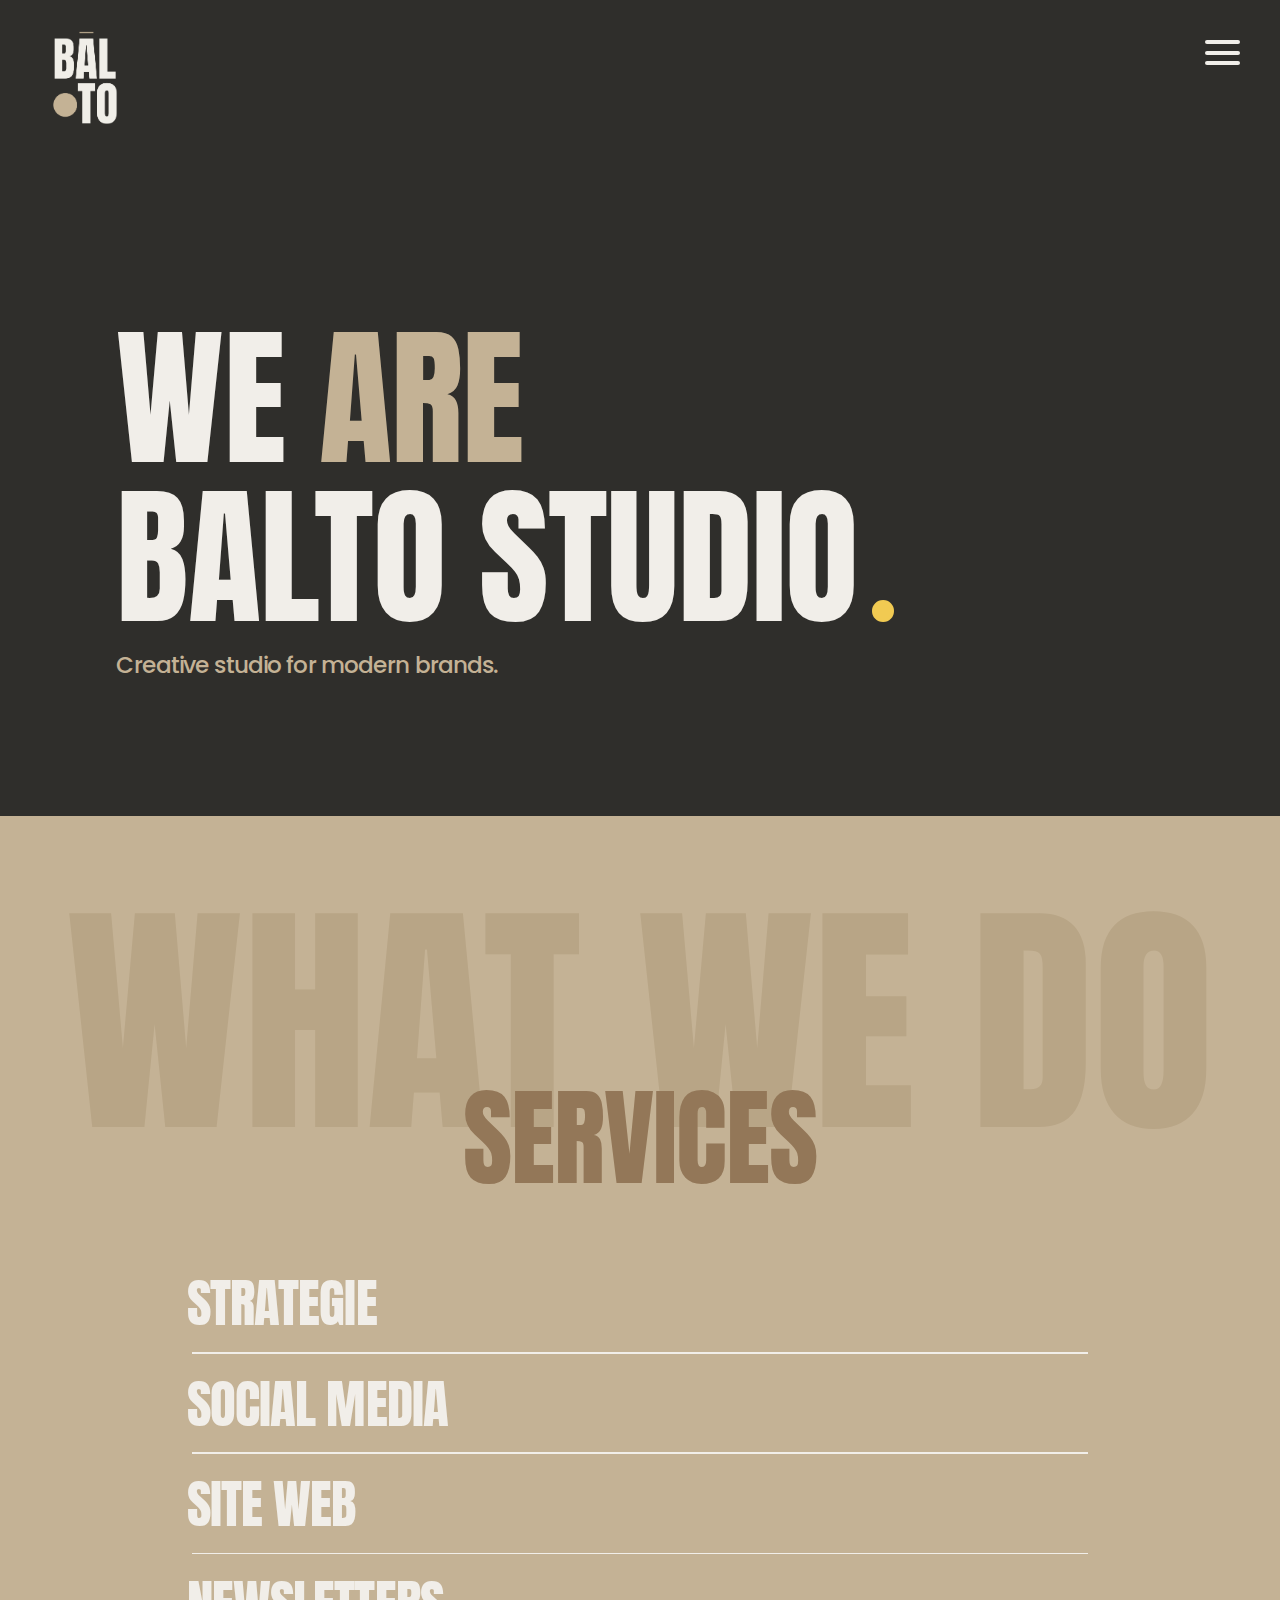
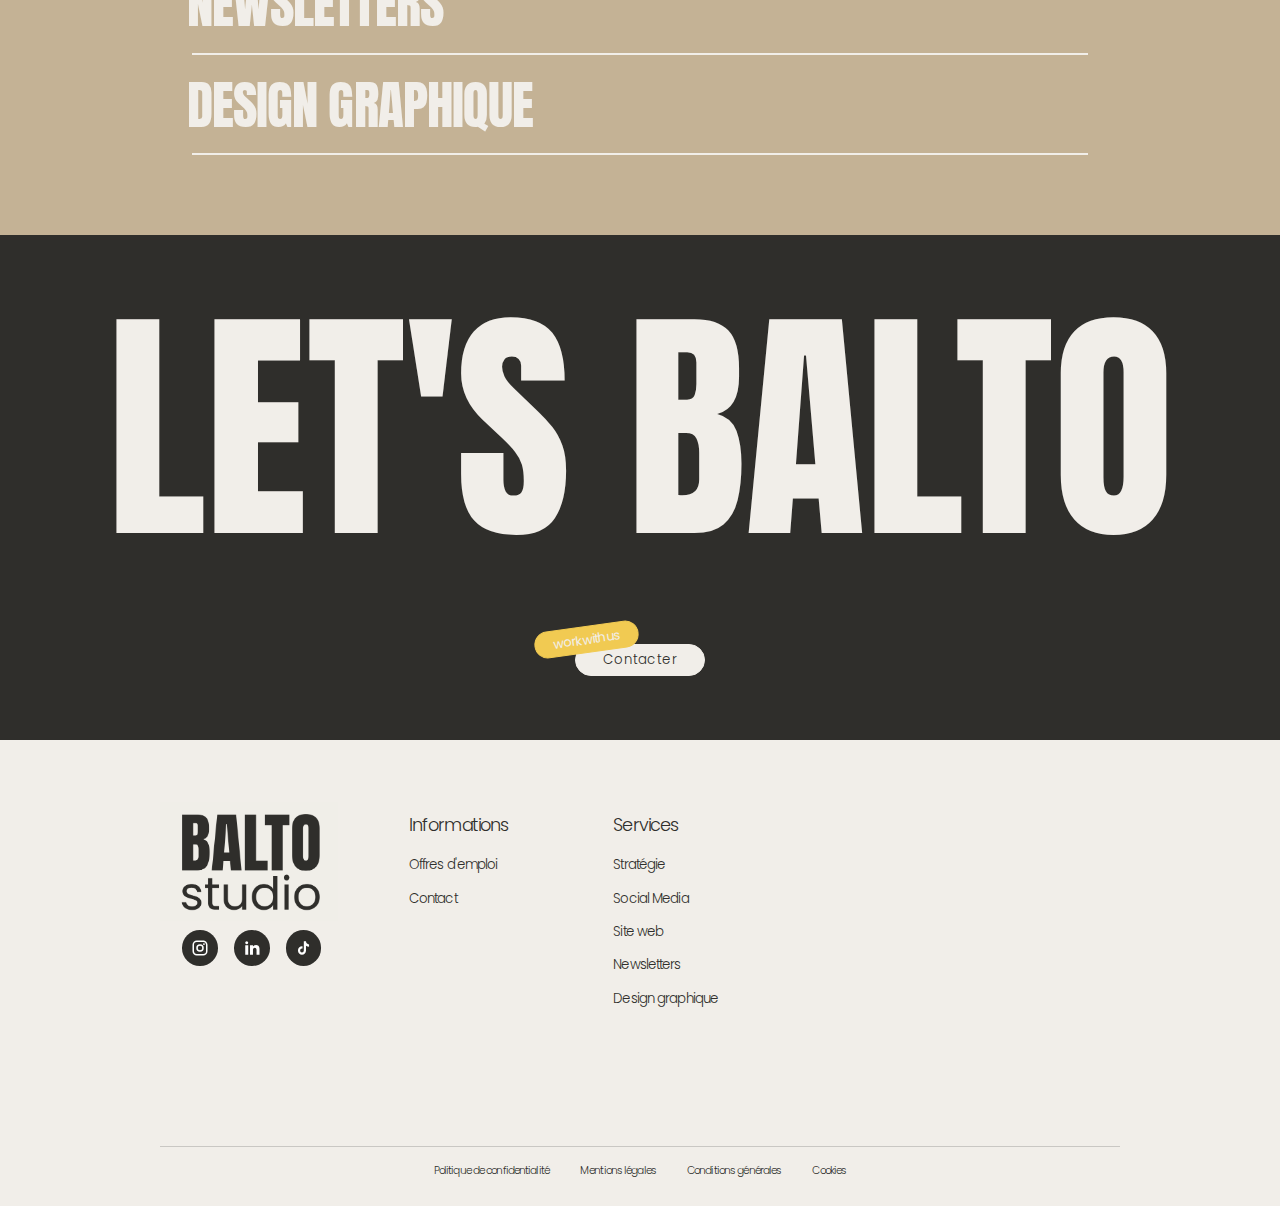
<file: index.html>
<!DOCTYPE html>
<html lang="fr">
<head>
  <meta charset="UTF-8">
  <meta name="viewport" content="width=device-width, initial-scale=1.0">
  <title>Balto Studio</title>
  <link rel="icon" href="images/favicon.ico" type="image/x-icon">
  <link rel="stylesheet" href="Design/style.css">
</head>
<body>

  <!-- EN-TÊTE -->
  <header>
    <div class="logo">
        <a href ="index.html">
        <img src="images/Logo Balto.png" alt="Logo du site">
        </a>
    </div>

        <!-- Bouton hamburger (à ajouter avant <nav>) -->
    <input type="checkbox" id="menu-toggle">
    <label for="menu-toggle" class="menu-icon">
      <span></span>
      <span></span>
      <span></span>
    </label>

    <nav>
      <ul>
        <li><a href="index.html">Accueil</a></li>
        <li><a href="index.html#services-titre">Services</a></li>
        <li><a href="contact.html">Contact</a></li>
      </ul>
    </nav>
  </header>

  <!-- CONTENU PRINCIPAL -->
  <main class="contenu conteneur">
    <section class="landingpage">
      <h1>
        <span class="top-line">WE <span id="are">ARE</span></span><br>
        <span class="bottom-line">BALTO STUDIO <span id="pointjaune">.</span></span>
      </h1>
      <h2>Creative studio for modern brands.</h2>
    </section>

    <section class="listeservice">
      <h3 id="services-titre">WHAT WE DO</h3>
      <h4>SERVICES</h4>
      <ul>
        <li><a href="strategie.html">STRATEGIE</a></li>
        <hr class="ligne">
        <li><a href="socialmedia.html">SOCIAL MEDIA</a></li>
        <hr class="ligne">
        <li><a href="siteweb.html">SITE WEB</a></li>
        <hr class="ligne">
        <li><a href="newsletters.html">NEWSLETTERS</a></li>
        <hr class="ligne">
        <li><a href="designgraphique.html">DESIGN GRAPHIQUE</a></li>
        <hr class="ligne">
      </ul>
    </section>

    <section class="lbcontact">
      <h5>LET'S BALTO</h5>
      <p id="wwu">work with us</p>
      <p id="boutoncontact"><a href="contact.html">Contacter</a></p>
    </section>
  </main>

  <!-- PIED DE PAGE -->
  <footer>
    <div class="footer-container">
      <div class="footer-left">
        <img id="footer-logo" src="images/Logo complet.png" alt="Logo Balto Studio">
        <div class="footer-socials">
          <a href="https://www.instagram.com/thebaltostudio"><img src="images/iconInstagram.svg" alt="Instagram"></a>
          <a href="https://www.linkedin.com/company/balto-studio-digital/"><img src="images/iconlinkedin.svg" alt="LinkedIn"></a>
          <a href="https://www.tiktok.com/@balto.studio"><img src="images/iconTiktok.svg" alt="TikTok"></a>
        </div>
      </div>

      <div class="footer-middle">
        <h6>Informations</h6>
        <ul>
          <li><a href="job.html">Offres d'emploi</a></li>
          <li><a href="contact.html">Contact</a></li>
        </ul>
      </div>

      <div class="footer-right">
        <h6>Services</h6>
        <ul>
          <li><a href="strategie.html">Stratégie</a></li>
          <li><a href="socialmedia.html">Social Media</a></li>
          <li><a href="siteweb.html">Site web</a></li>
          <li><a href="newsletters.html">Newsletters</a></li>
          <li><a href="designgraphique.html">Design graphique</a></li>
        </ul>
      </div>
    </div>

    <div class="footer-bottom">
      <a href="legal.html#mentions">Politique de confidentialité</a>
      <a href="legal.html#confidentialite">Mentions légales</a>
      <a href="legal.html#cgv">Conditions générales</a>
      <a href="legal.html#cookies">Cookies</a>
    </div>
  </footer>

  <script>
    document.querySelectorAll('nav a').forEach(link => {
      link.addEventListener('click', () => {
        document.getElementById('menu-toggle').checked = false;
      });
    });
  </script>

</body>
</html>
</file>
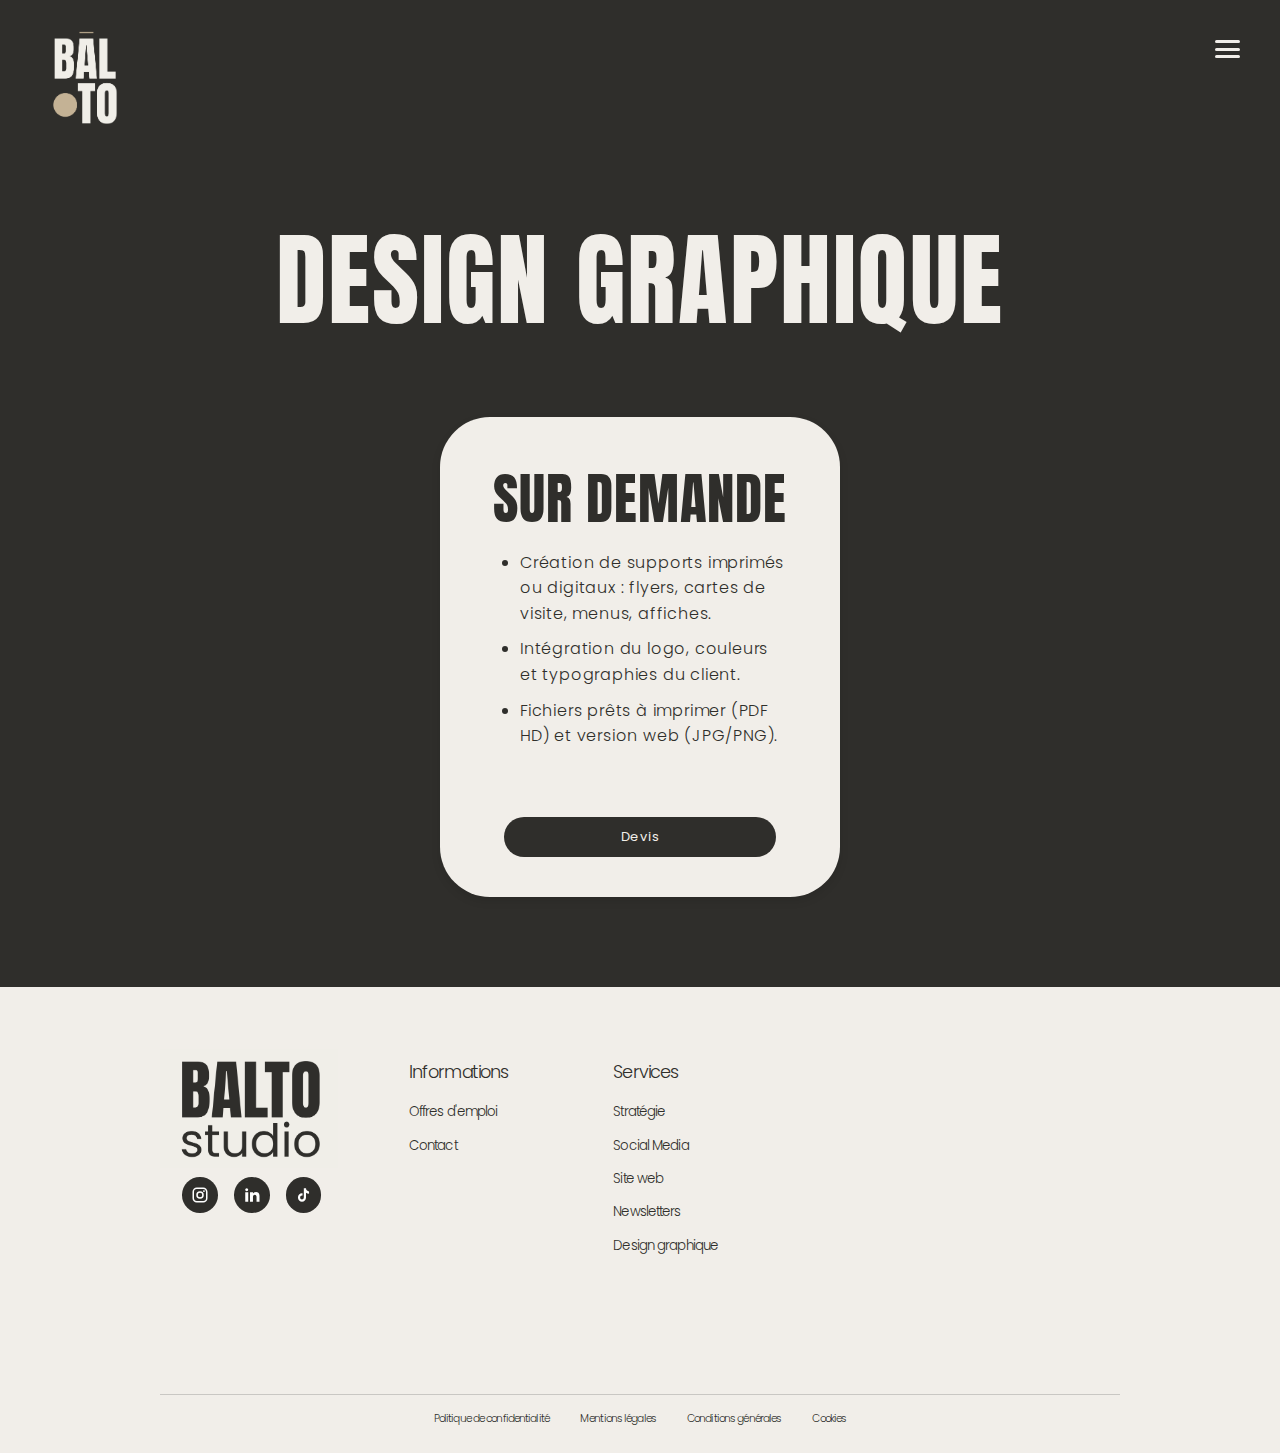
<file: designgraphique.html>
<!DOCTYPE html>
<html lang="fr">
<head>
  <meta charset="UTF-8">
  <meta name="viewport" content="width=device-width, initial-scale=1.0">
  <title>Balto Studio</title>
  <link rel="icon" href="images/favicon.ico" type="image/x-icon">
  <link rel="stylesheet" href="Design/deux.css">
</head>
<body>

  <!-- EN-TÊTE -->
  <header>
    <div class="logo">
        <a href ="index.html">
        <img src="images/Logo Balto.png" alt="Logo du site">
        </a>
    </div>

        <!-- Bouton hamburger (à ajouter avant <nav>) -->
    <input type="checkbox" id="menu-toggle">
    <label for="menu-toggle" class="menu-icon">
      <span></span>
      <span></span>
      <span></span>
    </label>

    <nav>
      <ul>
        <li><a href="index.html">Accueil</a></li>
        <li><a href="index.html#services-titre">Services</a></li>
        <li><a href="contact.html">Contact</a></li>
      </ul>
    </nav>
  </header>

    <!-- CONTENU PRINCIPAL -->


<section class="designgraphique">
    <h1>DESIGN GRAPHIQUE</h1>

    <div class="cards">
      <div class="card">
        <h2>SUR DEMANDE</h2>
        <div class="card-content">
        <ul>
          <li>Création de supports imprimés ou digitaux : flyers, cartes de visite, menus, affiches.</li>
          <li> Intégration du logo, couleurs et typographies du client.</li>
          <li> Fichiers prêts à imprimer (PDF HD) et version web (JPG/PNG). </li>
        </ul>
      </div>
      <a href="devis.html" class="btn dark">Devis</a>
    </div>
    </div>
  </section>

<!-- PIED DE PAGE -->
<footer>
 <div class="footer-container">
   <div class="footer-left">
     <img id="footer-logo" src="images/Logo complet.png" alt="Logo Balto Studio">
     <div class="footer-socials">
      <a href="https://www.instagram.com/thebaltostudio"><img src="images/iconInstagram.svg" alt="Instagram"></a>
      <a href="https://www.linkedin.com/company/balto-studio-digital/"><img src="images/iconlinkedin.svg" alt="LinkedIn"></a>
      <a href="https://www.tiktok.com/@balto.studio"><img src="images/iconTiktok.svg" alt="TikTok"></a>
    </div>
   </div>

   <div class="footer-middle">
     <h6>Informations</h6>
     <ul>
      <li><a href="job.html">Offres d'emploi</a></li>
      <li><a href="contact.html">Contact</a></li>
     </ul>
   </div>

   <div class="footer-right">
     <h6>Services</h6>
     <ul>
      <li><a href="strategie.html">Stratégie</a></li>
      <li><a href="socialmedia.html">Social Media</a></li>
      <li><a href="siteweb.html">Site web</a></li>
      <li><a href="newsletters.html">Newsletters</a></li>
      <li><a href="designgraphique.html">Design graphique</a></li>
     </ul>
   </div>
 </div>

 <div class="footer-bottom">
  <a href="legal.html#mentions">Politique de confidentialité</a>
  <a href="legal.html#confidentialite">Mentions légales</a>
  <a href="legal.html#cgv">Conditions générales</a>
  <a href="legal.html#cookies">Cookies</a>
</div>
</footer>

<script>
    document.querySelectorAll('nav a').forEach(link => {
      link.addEventListener('click', () => {
        document.getElementById('menu-toggle').checked = false;
      });
    });
  </script>
  
</body>
 </html>
</file>
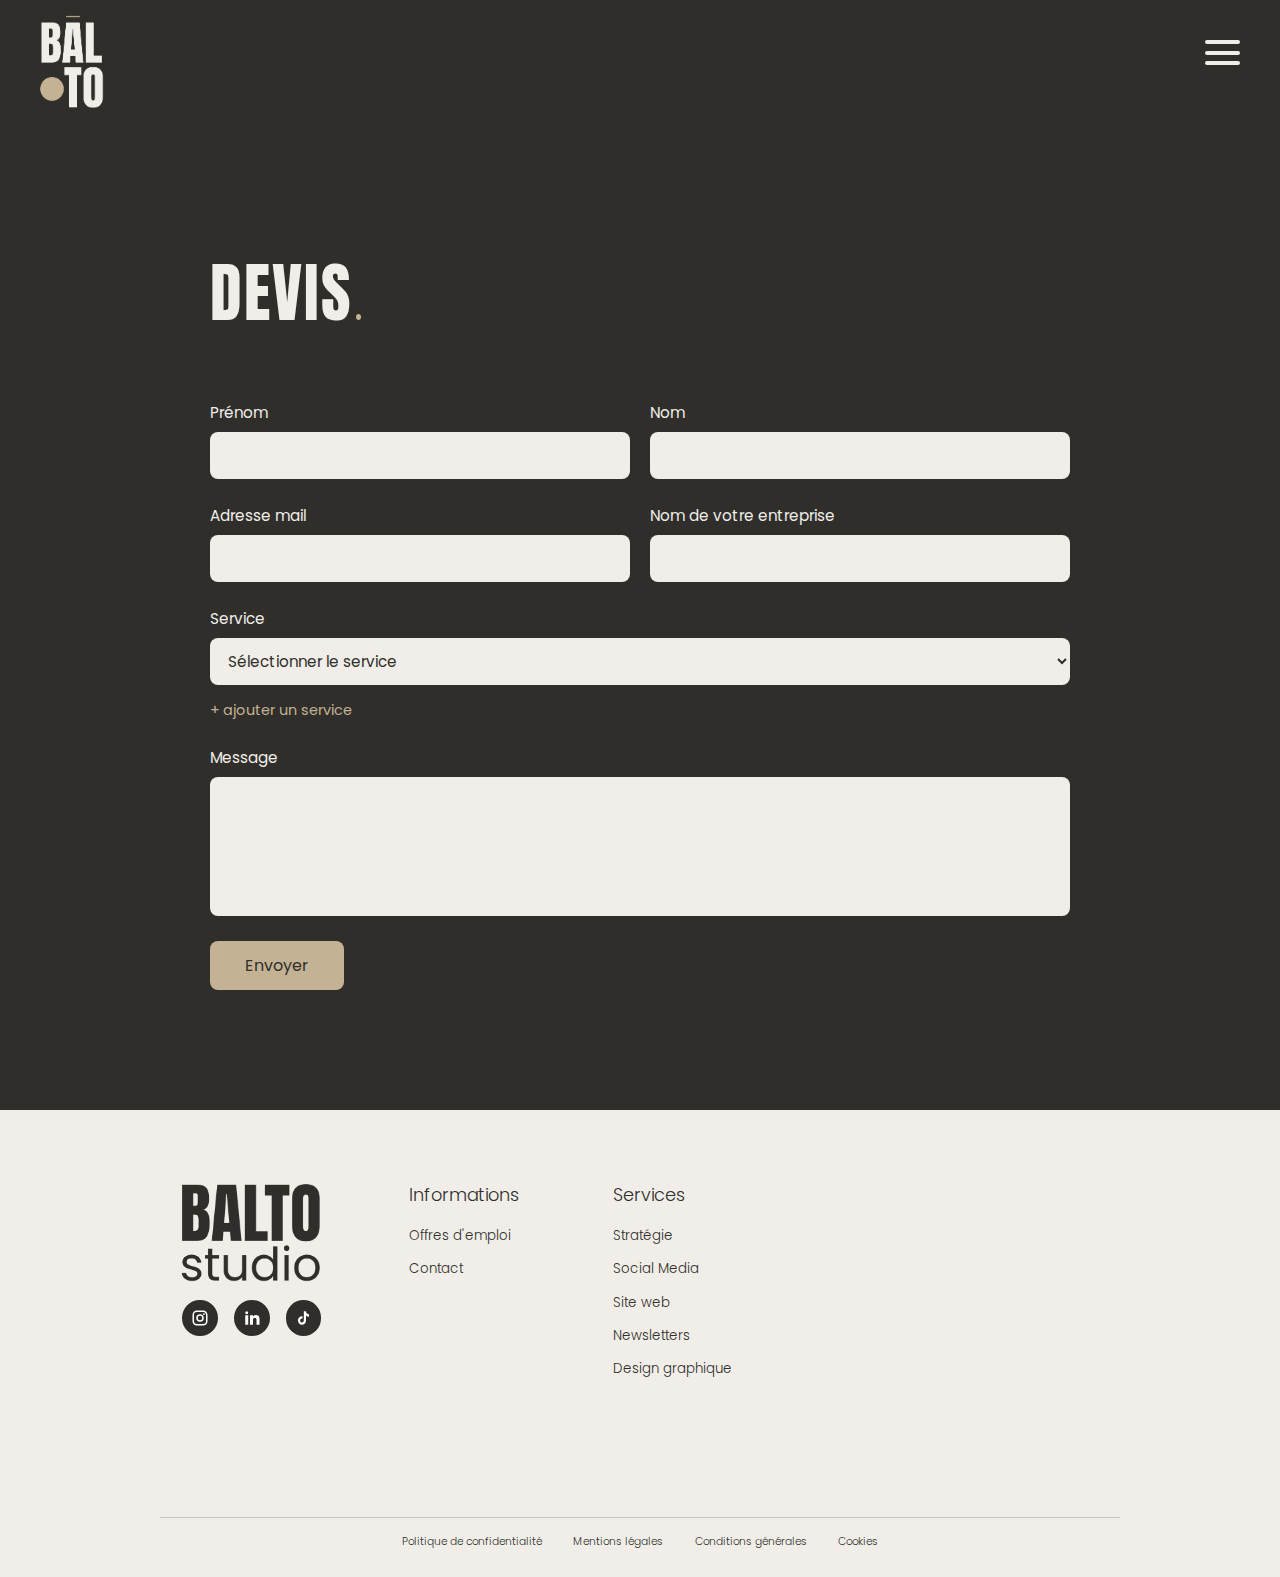
<file: devis.html>
<!DOCTYPE html>
<html lang="fr">
  <head>
    <meta charset="UTF-8" />
    <meta name="viewport" content="width=device-width, initial-scale=1.0" />
    <title>Devis - Balto Studio</title>
    <link rel="icon" href="images/favicon.ico" type="image/x-icon" />
    <link rel="stylesheet" href="Design/devis.css" />
    <link href="https://fonts.googleapis.com/css2?family=Anton&display=swap" rel="stylesheet" />
    <link href="https://fonts.googleapis.com/css2?family=Poppins:wght@300;400;500;600&display=swap" rel="stylesheet" />
  </head>

  <body>
    <!-- HEADER -->
    <header>
      <div class="logo">
        <a href="index.html">
          <img src="images/Logo Balto.png" alt="Logo du site" />
        </a>
      </div>

      <input type="checkbox" id="menu-toggle" />
      <label for="menu-toggle" class="menu-icon">
        <span></span>
        <span></span>
        <span></span>
      </label>

      <nav>
        <ul>
          <li><a href="index.html">Accueil</a></li>
          <li><a href="index.html#services-titre">Services</a></li>
          <li><a href="contact.html">Contact</a></li>
        </ul>
      </nav>
    </header>

    <!-- CONTENU -->
    <div class="container">
      <h1>DEVIS<span>.</span></h1>

      <form id="devis-form" action="https://formspree.io/f/xanpgbwq" method="POST">
        <div class="form-row">
          <div class="form-group">
            <label for="prenom">Prénom</label>
            <input type="text" id="prenom" name="Prénom" required />
          </div>

          <div class="form-group">
            <label for="nom">Nom</label>
            <input type="text" id="nom" name="Nom" required />
          </div>
        </div>

        <div class="form-row">
          <div class="form-group">
            <label for="email">Adresse mail</label>
            <input type="email" id="email" name="Adresse mail" required />
          </div>

          <div class="form-group">
            <label for="entreprise">Nom de votre entreprise</label>
            <input type="text" id="entreprise" name="Entreprise" />
          </div>
        </div>

        <div id="services-container">
          <div class="form-group">
            <label for="service">Service</label>
            <select name="Service 1" required>
              <option value="" disabled selected>Sélectionner le service</option>
              <optgroup label="Stratégie">
                <option value="Audit digital">Audit digital</option>
                <option value="Plan de communication">Plan de com'</option>
                <option value="Stratégie sur mesure">Sur mesure</option>
              </optgroup>
              <optgroup label="Social Media">
                <option value="Création de contenu">Création de contenu</option>
                <option value="Social booster">Social booster</option>
              </optgroup>
              <optgroup label="Site web">
                <option value="Mockup">Mockup</option>
                <option value="Site vitrine">Site vitrine</option>
              </optgroup>
              <optgroup label="Newsletters">
                <option value="L'essentiel">L'essentiel</option>
                <option value="L'ultime">L'ultime</option>
              </optgroup>
              <optgroup label="Design graphique">
                <option value="Sur demande">Sur demande</option>
              </optgroup>
            </select>
          </div>
        </div>

        <p class="add-service" id="add-service">+ ajouter un service</p>

        <div class="form-group">
          <label for="message">Message</label>
          <textarea id="message" name="Message" rows="5" required></textarea>
        </div>

        <button type="submit" class="submit-btn">Envoyer</button>

        <p id="form-message" style="display:none; color: #C4B295; margin-top: 10px;">
          ✅ Merci pour votre demande ! Nous vous répondrons bientôt.
        </p>
      </form>
    </div>

    <script>
      // gestion des ajouts de services
      const addBtn = document.getElementById("add-service");
      const container = document.getElementById("services-container");
      let count = 1;

      addBtn.addEventListener("click", () => {
        if (count >= 5) {
          alert("Vous pouvez ajouter jusqu'à 5 services maximum.");
          return;
        }
        count++;
        const newSelect = document.createElement("div");
        newSelect.classList.add("form-group");
        newSelect.innerHTML = `
          <label>Service ${count}</label>
          <select name="Service ${count}" required>
            <option value="" disabled selected>Sélectionner le service</option>
            <optgroup label="Stratégie">
              <option value="Audit digital">Audit digital</option>
              <option value="Plan de communication">Plan de com'</option>
              <option value="Stratégie sur mesure">Sur mesure</option>
            </optgroup>
            <optgroup label="Social Media">
              <option value="Création de contenu">Création de contenu</option>
              <option value="Social booster">Social booster</option>
            </optgroup>
            <optgroup label="Site web">
              <option value="Mockup">Mockup</option>
              <option value="Site vitrine">Site vitrine</option>
            </optgroup>
            <optgroup label="Newsletters">
              <option value="L'essentiel">L'essentiel</option>
              <option value="L'ultime">L'ultime</option>
            </optgroup>
            <optgroup label="Design graphique">
              <option value="Sur demande">Sur demande</option>
            </optgroup>
          </select>
        `;
        container.appendChild(newSelect);
      });

      // gestion de l'envoi formspree
      const form = document.getElementById("devis-form");
      const message = document.getElementById("form-message");

      form.addEventListener("submit", async (e) => {
        e.preventDefault();

        const formData = new FormData(form);
        const response = await fetch(form.action, {
          method: form.method,
          body: formData,
          headers: { Accept: "application/json" },
        });

        if (response.ok) {
          form.reset();
          message.style.display = "block";
        } else {
          alert("❌ Une erreur est survenue. Veuillez réessayer.");
        }
      });

    </script>

      <footer>
 <div class="footer-container">
   <div class="footer-left">
     <img id="footer-logo" src="images/Logo complet.png" alt="Logo Balto Studio">
     <div class="footer-socials">
      <a href="https://www.instagram.com/thebaltostudio"><img src="images/iconInstagram.svg" alt="Instagram"></a>
      <a href="https://www.linkedin.com/company/balto-studio-digital/"><img src="images/iconlinkedin.svg" alt="LinkedIn"></a>
      <a href="https://www.tiktok.com/@balto.studio"><img src="images/iconTiktok.svg" alt="TikTok"></a>
    </div>
   </div>

   <div class="footer-middle">
     <h6>Informations</h6>
     <ul>
      <li><a href="job.html">Offres d'emploi</a></li>
      <li><a href="contact.html">Contact</a></li>
     </ul>
   </div>

   <div class="footer-right">
     <h6>Services</h6>
     <ul>
      <li><a href="strategie.html">Stratégie</a></li>
      <li><a href="socialmedia.html">Social Media</a></li>
      <li><a href="siteweb.html">Site web</a></li>
      <li><a href="newsletters.html">Newsletters</a></li>
      <li><a href="designgraphique.html">Design graphique</a></li>
     </ul>
   </div>
 </div>

 <div class="footer-bottom">
  <a href="legal.html#mentions">Politique de confidentialité</a>
  <a href="legal.html#confidentialite">Mentions légales</a>
  <a href="legal.html#cgv">Conditions générales</a>
  <a href="legal.html#cookies">Cookies</a>
</div>
</footer>

<script>
    document.querySelectorAll('nav a').forEach(link => {
      link.addEventListener('click', () => {
        document.getElementById('menu-toggle').checked = false;
      });
    });

    </script>
  </body>
</html>
</file>
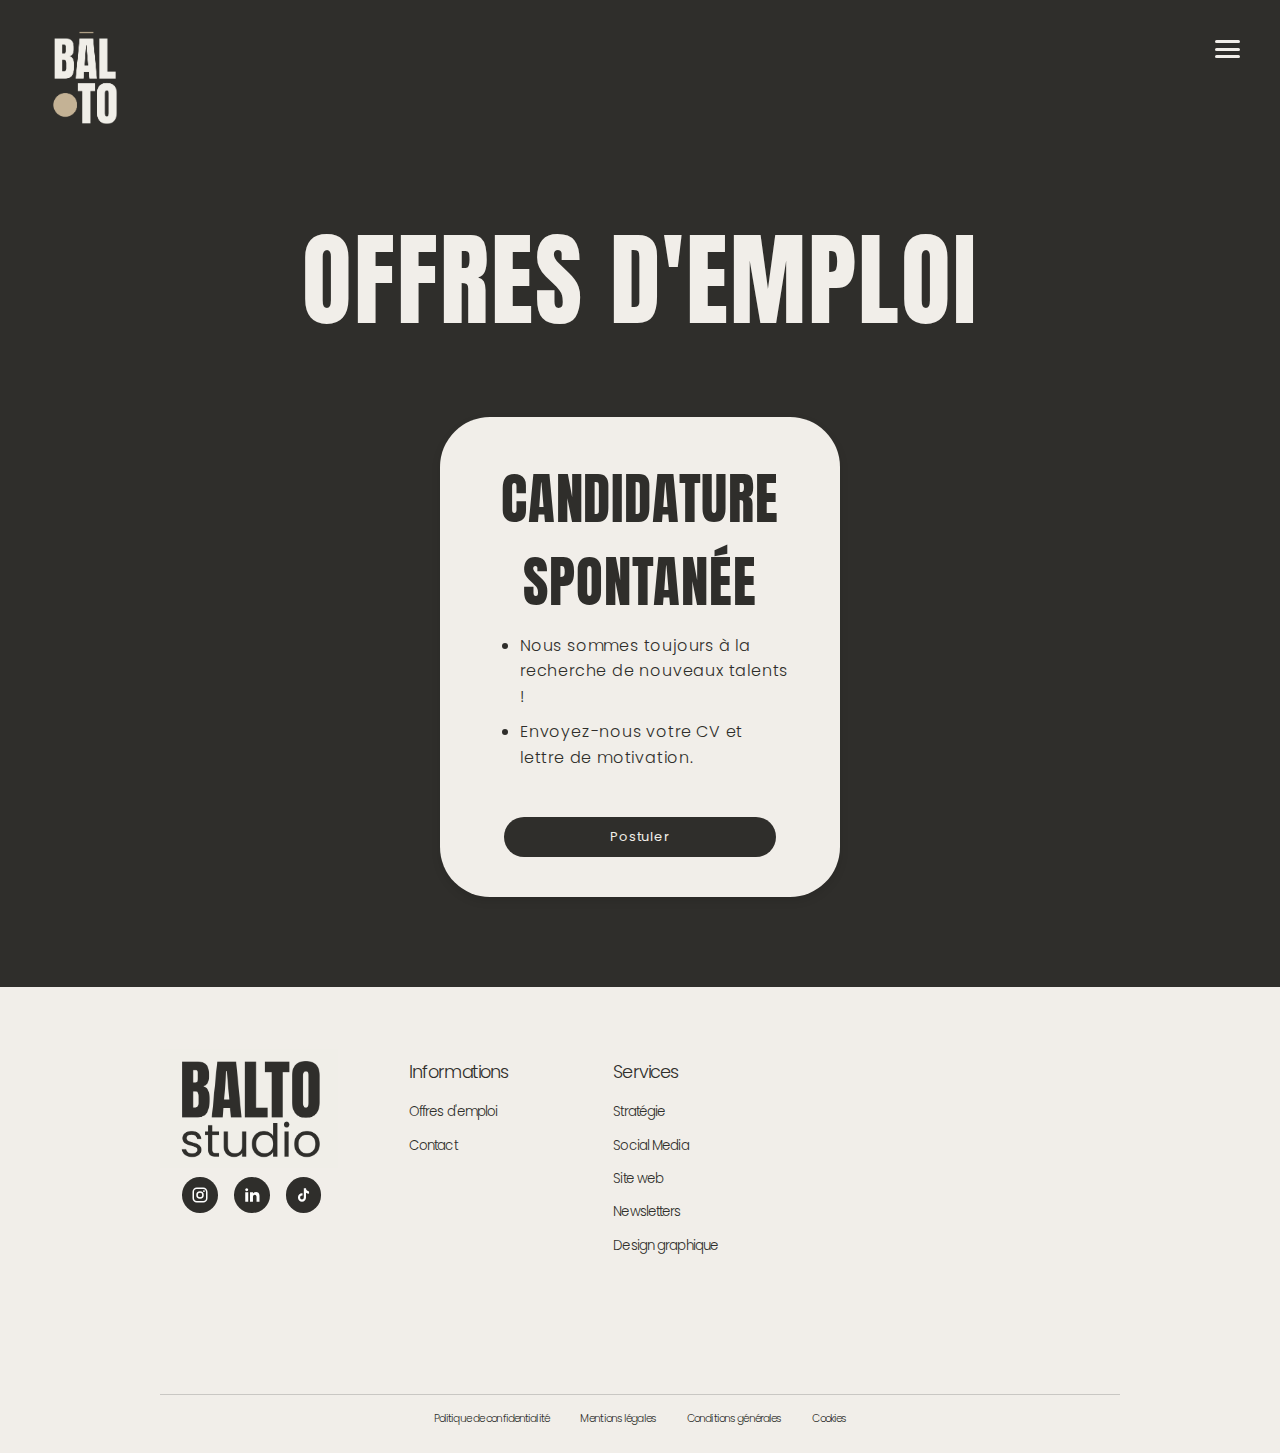
<file: job.html>
<!DOCTYPE html>
<html lang="fr">
<head>
  <meta charset="UTF-8">
  <meta name="viewport" content="width=device-width, initial-scale=1.0">
  <title>Balto Studio</title>
  <link rel="icon" href="images/favicon.ico" type="image/x-icon">
  <link rel="stylesheet" href="Design/job.css">
</head>
<body>

  <!-- EN-TÊTE -->
  <header>
    <div class="logo">
        <a href ="index.html">
        <img src="images/Logo Balto.png" alt="Logo du site">
        </a>
    </div>

        <!-- Bouton hamburger (à ajouter avant <nav>) -->
    <input type="checkbox" id="menu-toggle">
    <label for="menu-toggle" class="menu-icon">
      <span></span>
      <span></span>
      <span></span>
    </label>

    <nav>
      <ul>
        <li><a href="index.html">Accueil</a></li>
        <li><a href="index.html#services-titre">Services</a></li>
        <li><a href="contact.html">Contact</a></li>
      </ul>
    </nav>
  </header>

    <!-- CONTENU PRINCIPAL -->


<section class="newsletters">
    <h1>OFFRES D'EMPLOI</h1>

    <div class="cards">
      <div class="card">
        <h2> CANDIDATURE SPONTANÉE</h2>
        <div class="card-content">
        <ul>
          <li>Nous sommes toujours à la recherche de nouveaux talents ! </li>
          <li> Envoyez-nous votre CV et lettre de motivation.</li>
        </ul>
      </div>
      <a class="btn" href="mailto:baltostudio@hotmail.com?subject=Candidature">Postuler</a>

      </div>
    </div>
  </section>

<!-- PIED DE PAGE -->
<footer>
 <div class="footer-container">
   <div class="footer-left">
     <img id="footer-logo" src="images/Logo complet.png" alt="Logo Balto Studio">
     <div class="footer-socials">
      <a href="https://www.instagram.com/thebaltostudio"><img src="images/iconInstagram.svg" alt="Instagram"></a>
      <a href="https://www.linkedin.com/company/balto-studio-digital/"><img src="images/iconlinkedin.svg" alt="LinkedIn"></a>
      <a href="https://www.tiktok.com/@balto.studio"><img src="images/iconTiktok.svg" alt="TikTok"></a>
    </div>
   </div>

   <div class="footer-middle">
     <h6>Informations</h6>
     <ul>
       <li><a href="job.html">Offres d'emploi</a></li>
       <li><a href="contact.html">Contact</a></li>
     </ul>
   </div>

   <div class="footer-right">
     <h6>Services</h6>
     <ul>
      <li><a href="strategie.html">Stratégie</a></li>
      <li><a href="socialmedia.html">Social Media</a></li>
      <li><a href="siteweb.html">Site web</a></li>
      <li><a href="newsletters.html">Newsletters</a></li>
      <li><a href="designgraphique.html">Design graphique</a></li>
     </ul>
   </div>
 </div>

 <div class="footer-bottom">
  <a href="legal.html#mentions">Politique de confidentialité</a>
  <a href="legal.html#confidentialite">Mentions légales</a>
  <a href="legal.html#cgv">Conditions générales</a>
  <a href="legal.html#cookies">Cookies</a>
</div>
</footer>
<script>
    // Ferme le menu quand on clique sur un lien
    document.querySelectorAll('nav a').forEach(link => {
      link.addEventListener('click', () => {
        document.getElementById('menu-toggle').checked = false;
      });
    });
  </script>

  </body>

 </html>
</file>
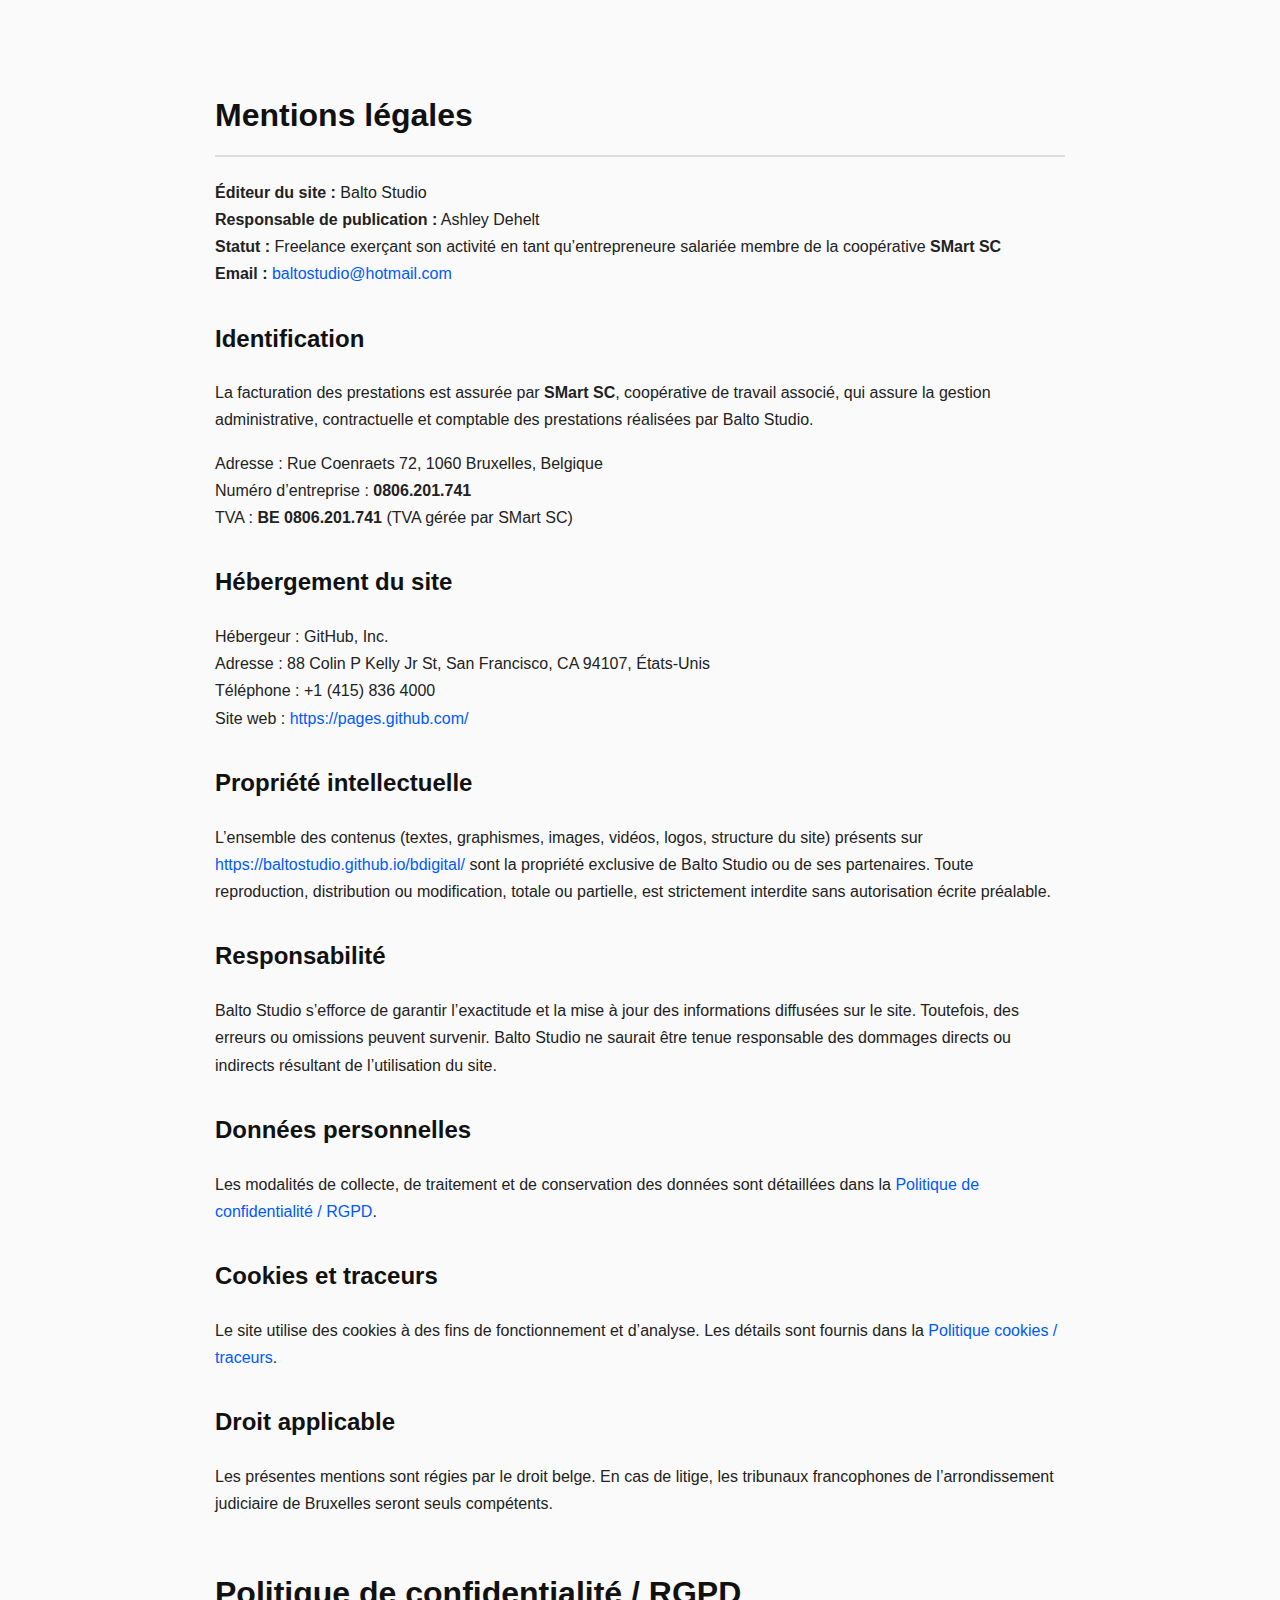
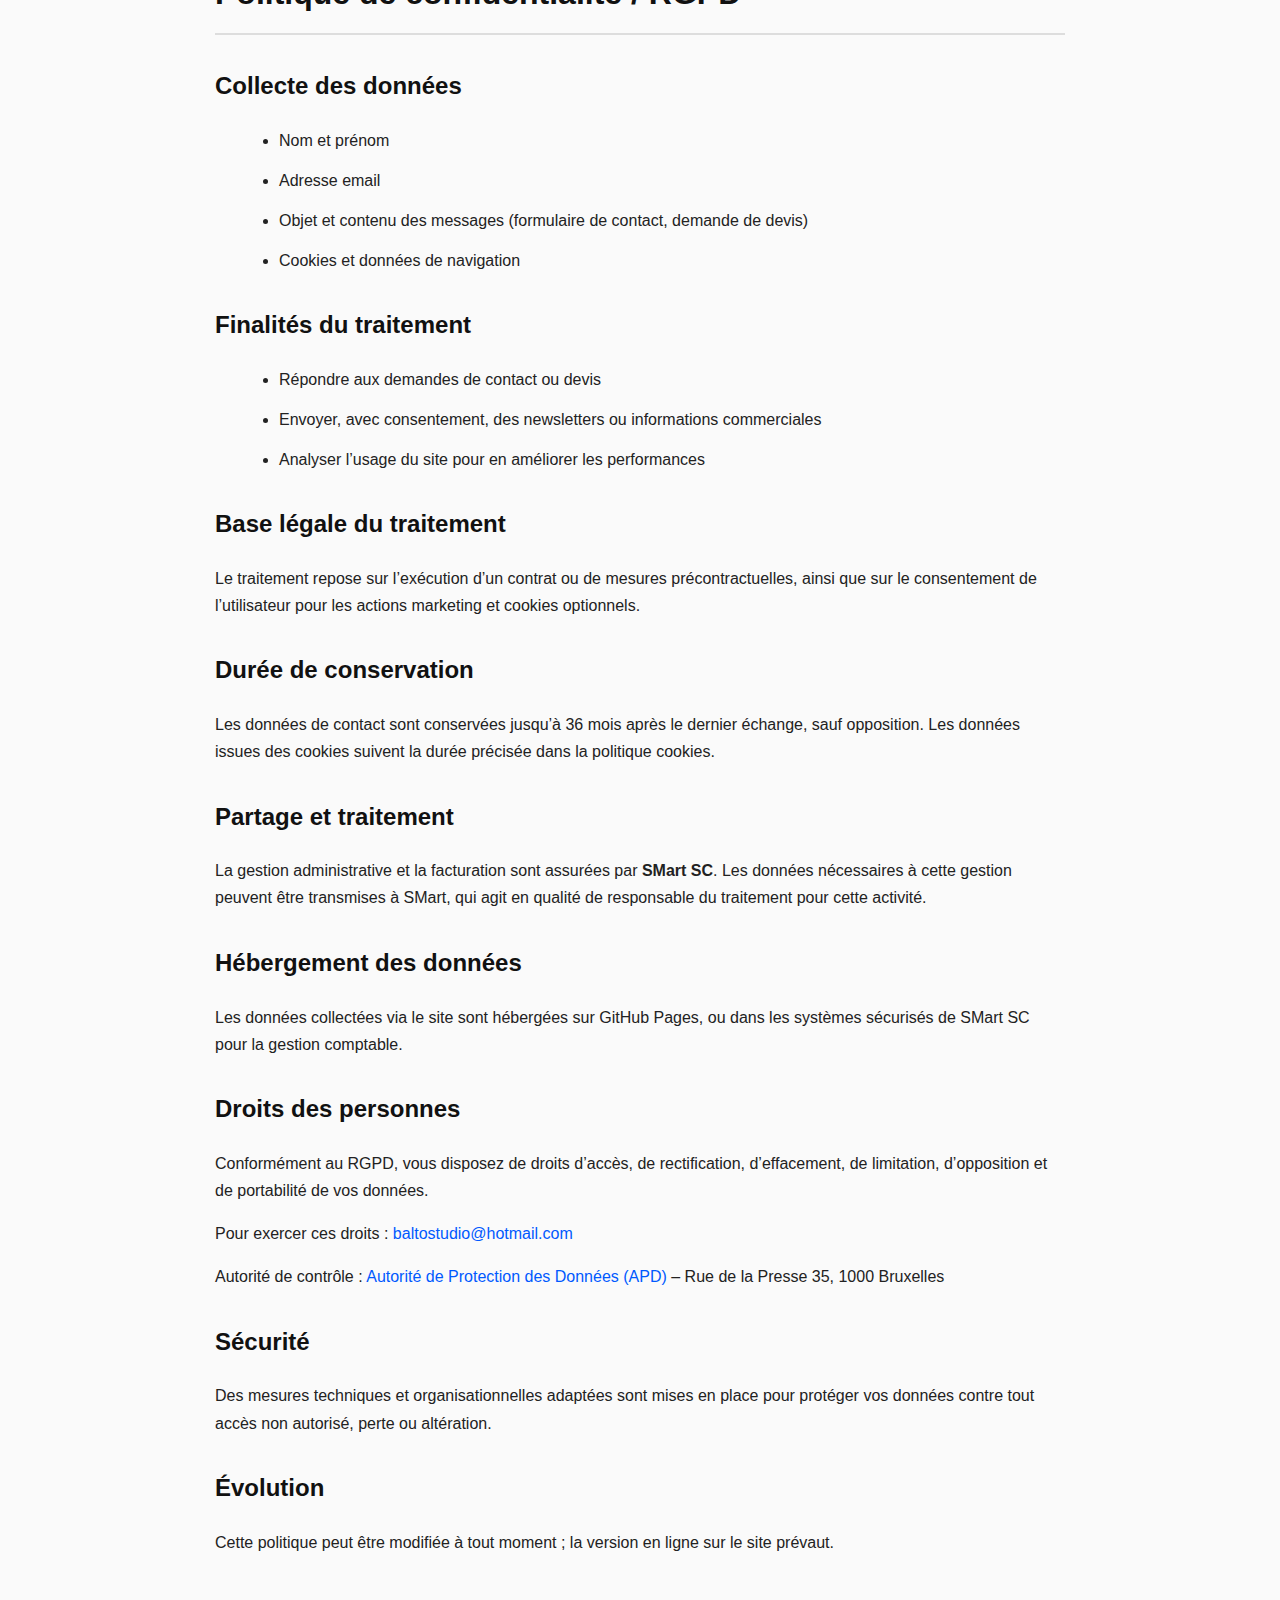
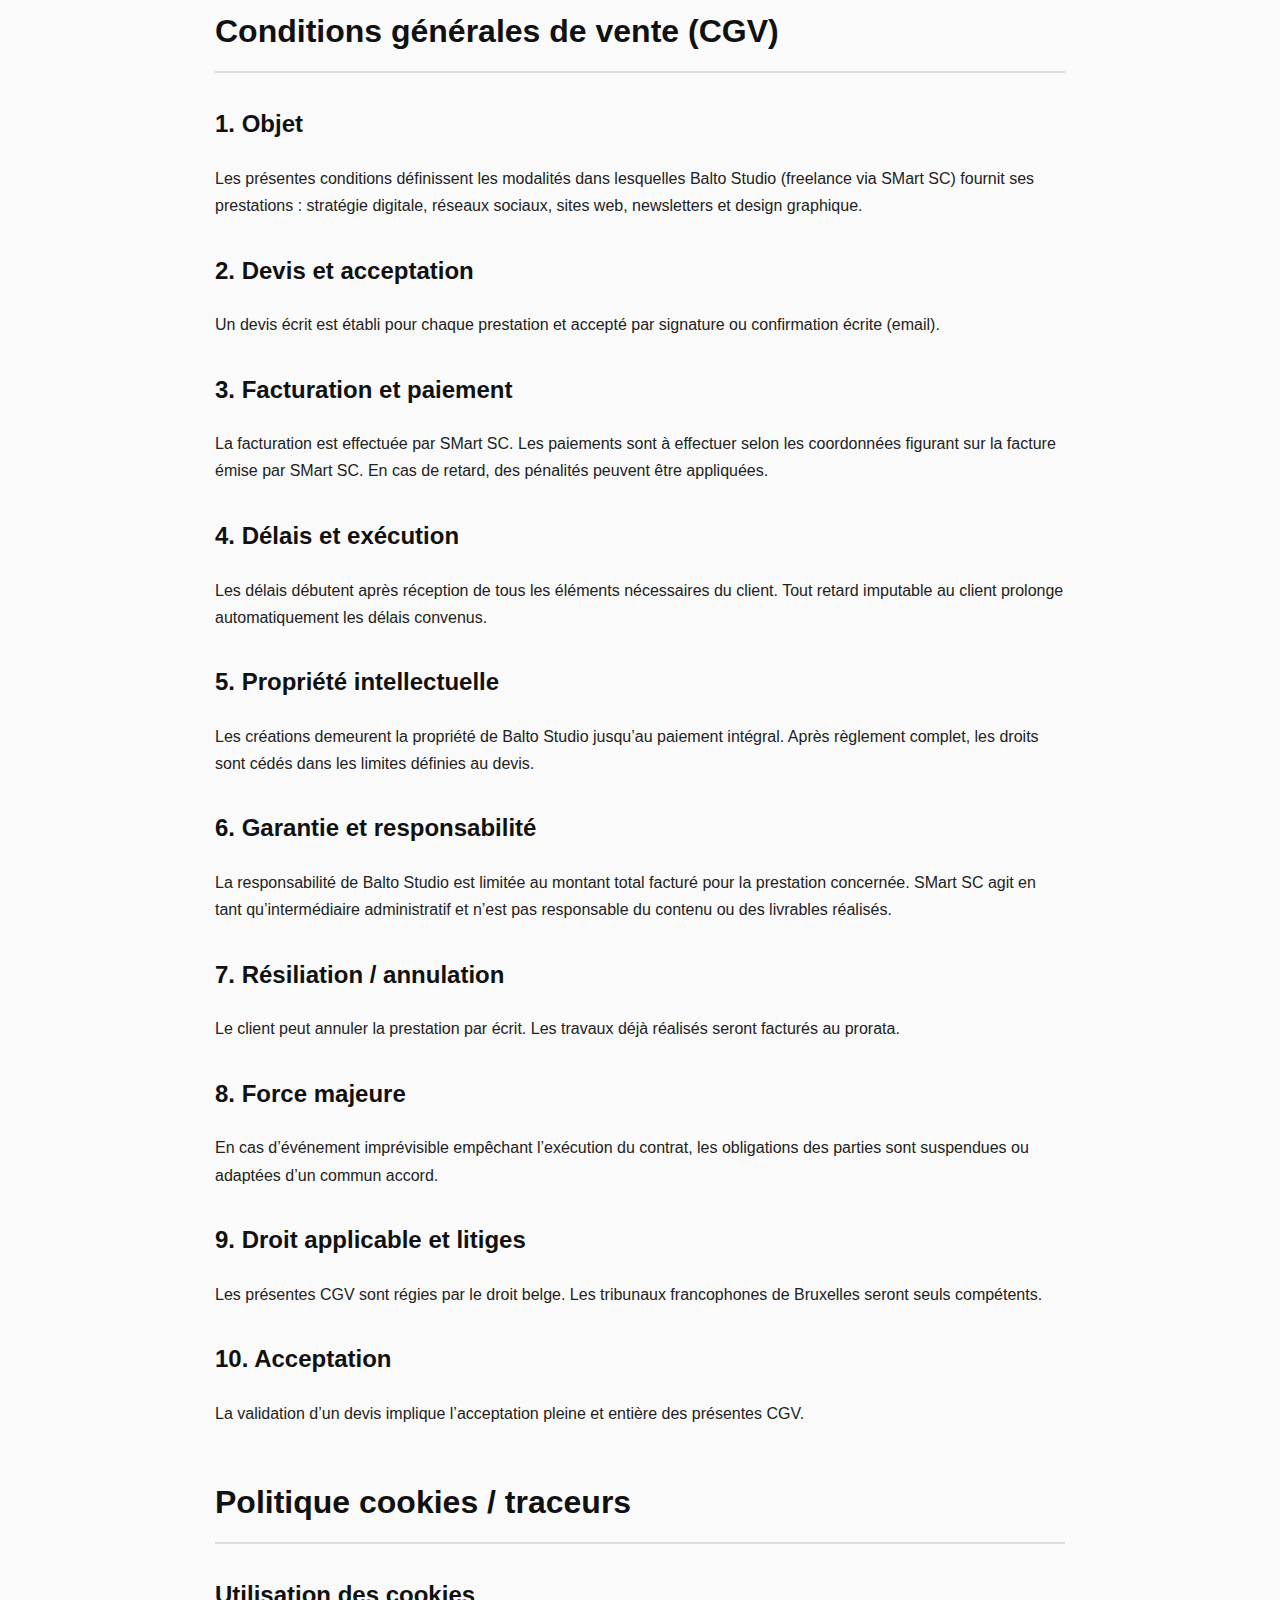
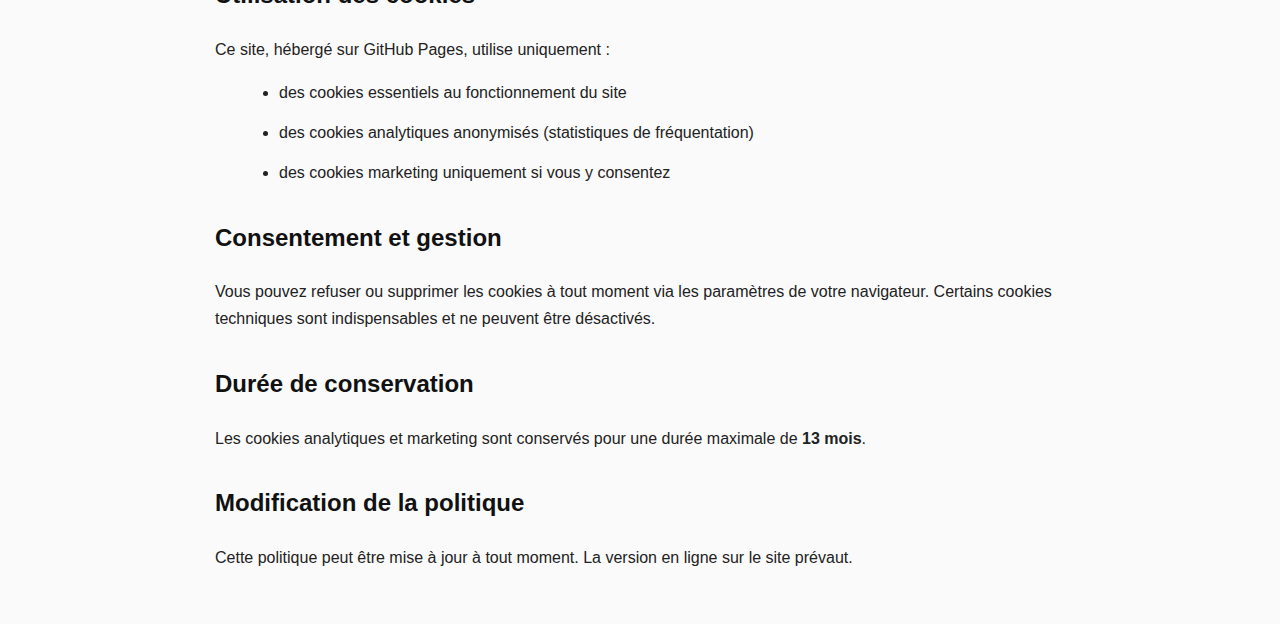
<file: legal.html>
<!DOCTYPE html>
<html lang="fr">
<head>
  <meta charset="UTF-8">
  <meta name="viewport" content="width=device-width, initial-scale=1.0">
  <title>Mentions légales – Balto Studio</title>
  <meta name="description" content="Mentions légales, politique de confidentialité, CGV et politique cookies de Balto Studio, freelance membre de la coopérative SMart SC.">
  <style>
    body {
      font-family: 'Inter', Arial, sans-serif;
      line-height: 1.7;
      max-width: 850px;
      margin: 0 auto;
      padding: 40px 20px;
      background: #fafafa;
      color: #222;
    }
    h1, h2, h3 {
      color: #111;
    }
    h1 {
      font-size: 2em;
      border-bottom: 2px solid #ddd;
      padding-bottom: 0.4em;
      margin-top: 1.5em;
    }
    h2 {
      margin-top: 1.3em;
      font-size: 1.5em;
    }
    h3 {
      margin-top: 1em;
      font-size: 1.2em;
    }
    p, li {
      margin-bottom: 0.8em;
    }
    ul {
      margin-left: 1.5em;
    }
    a {
      color: #0059ff;
      text-decoration: none;
    }
    a:hover {
      text-decoration: underline;
    }
  </style>
</head>
<body>

  <h1 id="mentions">Mentions légales</h1>
  <p><strong>Éditeur du site :</strong> Balto Studio<br>
  <strong>Responsable de publication :</strong> Ashley Dehelt<br>
  <strong>Statut :</strong> Freelance exerçant son activité en tant qu’entrepreneure salariée membre de la coopérative <strong>SMart SC</strong><br>
  <strong>Email :</strong> <a href="mailto:baltostudio@hotmail.com">baltostudio@hotmail.com</a></p>

  <h2>Identification</h2>
  <p>La facturation des prestations est assurée par <strong>SMart SC</strong>, coopérative de travail associé, qui assure la gestion administrative, contractuelle et comptable des prestations réalisées par Balto Studio.</p>
  <p>Adresse : Rue Coenraets 72, 1060 Bruxelles, Belgique<br>
  Numéro d’entreprise : <strong>0806.201.741</strong><br>
  TVA : <strong>BE 0806.201.741</strong> (TVA gérée par SMart SC)</p>

  <h2>Hébergement du site</h2>
  <p>Hébergeur : GitHub, Inc.<br>
  Adresse : 88 Colin P Kelly Jr St, San Francisco, CA 94107, États-Unis<br>
  Téléphone : +1 (415) 836 4000<br>
  Site web : <a href="https://pages.github.com/" target="_blank">https://pages.github.com/</a></p>

  <h2>Propriété intellectuelle</h2>
  <p>L’ensemble des contenus (textes, graphismes, images, vidéos, logos, structure du site) présents sur 
  <a href="https://baltostudio.github.io/bdigital/" target="_blank">https://baltostudio.github.io/bdigital/</a> 
  sont la propriété exclusive de Balto Studio ou de ses partenaires. 
  Toute reproduction, distribution ou modification, totale ou partielle, est strictement interdite sans autorisation écrite préalable.</p>

  <h2>Responsabilité</h2>
  <p>Balto Studio s’efforce de garantir l’exactitude et la mise à jour des informations diffusées sur le site. 
  Toutefois, des erreurs ou omissions peuvent survenir. 
  Balto Studio ne saurait être tenue responsable des dommages directs ou indirects résultant de l’utilisation du site.</p>

  <h2>Données personnelles</h2>
  <p>Les modalités de collecte, de traitement et de conservation des données sont détaillées dans la 
  <a href="#confidentialite">Politique de confidentialité / RGPD</a>.</p>

  <h2>Cookies et traceurs</h2>
  <p>Le site utilise des cookies à des fins de fonctionnement et d’analyse. 
  Les détails sont fournis dans la <a href="#cookies">Politique cookies / traceurs</a>.</p>

  <h2>Droit applicable</h2>
  <p>Les présentes mentions sont régies par le droit belge. 
  En cas de litige, les tribunaux francophones de l’arrondissement judiciaire de Bruxelles seront seuls compétents.</p>

  <h1 id="confidentialite">Politique de confidentialité / RGPD</h1>

  <h2>Collecte des données</h2>
  <ul>
    <li>Nom et prénom</li>
    <li>Adresse email</li>
    <li>Objet et contenu des messages (formulaire de contact, demande de devis)</li>
    <li>Cookies et données de navigation</li>
  </ul>

  <h2>Finalités du traitement</h2>
  <ul>
    <li>Répondre aux demandes de contact ou devis</li>
    <li>Envoyer, avec consentement, des newsletters ou informations commerciales</li>
    <li>Analyser l’usage du site pour en améliorer les performances</li>
  </ul>

  <h2>Base légale du traitement</h2>
  <p>Le traitement repose sur l’exécution d’un contrat ou de mesures précontractuelles, 
  ainsi que sur le consentement de l’utilisateur pour les actions marketing et cookies optionnels.</p>

  <h2>Durée de conservation</h2>
  <p>Les données de contact sont conservées jusqu’à 36 mois après le dernier échange, sauf opposition. 
  Les données issues des cookies suivent la durée précisée dans la politique cookies.</p>

  <h2>Partage et traitement</h2>
  <p>La gestion administrative et la facturation sont assurées par <strong>SMart SC</strong>. 
  Les données nécessaires à cette gestion peuvent être transmises à SMart, 
  qui agit en qualité de responsable du traitement pour cette activité.</p>

  <h2>Hébergement des données</h2>
  <p>Les données collectées via le site sont hébergées sur GitHub Pages, 
  ou dans les systèmes sécurisés de SMart SC pour la gestion comptable.</p>

  <h2>Droits des personnes</h2>
  <p>Conformément au RGPD, vous disposez de droits d’accès, de rectification, d’effacement, 
  de limitation, d’opposition et de portabilité de vos données.</p>
  <p>Pour exercer ces droits : <a href="mailto:baltostudio@hotmail.com">baltostudio@hotmail.com</a></p>
  <p>Autorité de contrôle : <a href="https://www.autoriteprotectiondonnees.be/" target="_blank">Autorité de Protection des Données (APD)</a> – Rue de la Presse 35, 1000 Bruxelles</p>

  <h2>Sécurité</h2>
  <p>Des mesures techniques et organisationnelles adaptées sont mises en place 
  pour protéger vos données contre tout accès non autorisé, perte ou altération.</p>

  <h2>Évolution</h2>
  <p>Cette politique peut être modifiée à tout moment ; la version en ligne sur le site prévaut.</p>

  <h1 id="cgv">Conditions générales de vente (CGV)</h1>

  <h2>1. Objet</h2>
  <p>Les présentes conditions définissent les modalités dans lesquelles Balto Studio (freelance via SMart SC) 
  fournit ses prestations : stratégie digitale, réseaux sociaux, sites web, newsletters et design graphique.</p>

  <h2>2. Devis et acceptation</h2>
  <p>Un devis écrit est établi pour chaque prestation et accepté par signature ou confirmation écrite (email).</p>

  <h2>3. Facturation et paiement</h2>
  <p>La facturation est effectuée par SMart SC. 
  Les paiements sont à effectuer selon les coordonnées figurant sur la facture émise par SMart SC. 
  En cas de retard, des pénalités peuvent être appliquées.</p>

  <h2>4. Délais et exécution</h2>
  <p>Les délais débutent après réception de tous les éléments nécessaires du client. 
  Tout retard imputable au client prolonge automatiquement les délais convenus.</p>

  <h2>5. Propriété intellectuelle</h2>
  <p>Les créations demeurent la propriété de Balto Studio jusqu’au paiement intégral. 
  Après règlement complet, les droits sont cédés dans les limites définies au devis.</p>

  <h2>6. Garantie et responsabilité</h2>
  <p>La responsabilité de Balto Studio est limitée au montant total facturé pour la prestation concernée. 
  SMart SC agit en tant qu’intermédiaire administratif et n’est pas responsable du contenu ou des livrables réalisés.</p>

  <h2>7. Résiliation / annulation</h2>
  <p>Le client peut annuler la prestation par écrit. Les travaux déjà réalisés seront facturés au prorata.</p>

  <h2>8. Force majeure</h2>
  <p>En cas d’événement imprévisible empêchant l’exécution du contrat, 
  les obligations des parties sont suspendues ou adaptées d’un commun accord.</p>

  <h2>9. Droit applicable et litiges</h2>
  <p>Les présentes CGV sont régies par le droit belge. 
  Les tribunaux francophones de Bruxelles seront seuls compétents.</p>

  <h2>10. Acceptation</h2>
  <p>La validation d’un devis implique l’acceptation pleine et entière des présentes CGV.</p>

  <h1 id="cookies">Politique cookies / traceurs</h1>

  <h2>Utilisation des cookies</h2>
  <p>Ce site, hébergé sur GitHub Pages, utilise uniquement :</p>
  <ul>
    <li>des cookies essentiels au fonctionnement du site</li>
    <li>des cookies analytiques anonymisés (statistiques de fréquentation)</li>
    <li>des cookies marketing uniquement si vous y consentez</li>
  </ul>

  <h2>Consentement et gestion</h2>
  <p>Vous pouvez refuser ou supprimer les cookies à tout moment via les paramètres de votre navigateur. 
  Certains cookies techniques sont indispensables et ne peuvent être désactivés.</p>

  <h2>Durée de conservation</h2>
  <p>Les cookies analytiques et marketing sont conservés pour une durée maximale de <strong>13 mois</strong>.</p>

  <h2>Modification de la politique</h2>
  <p>Cette politique peut être mise à jour à tout moment. La version en ligne sur le site prévaut.</p>

</body>
</html>
</file>
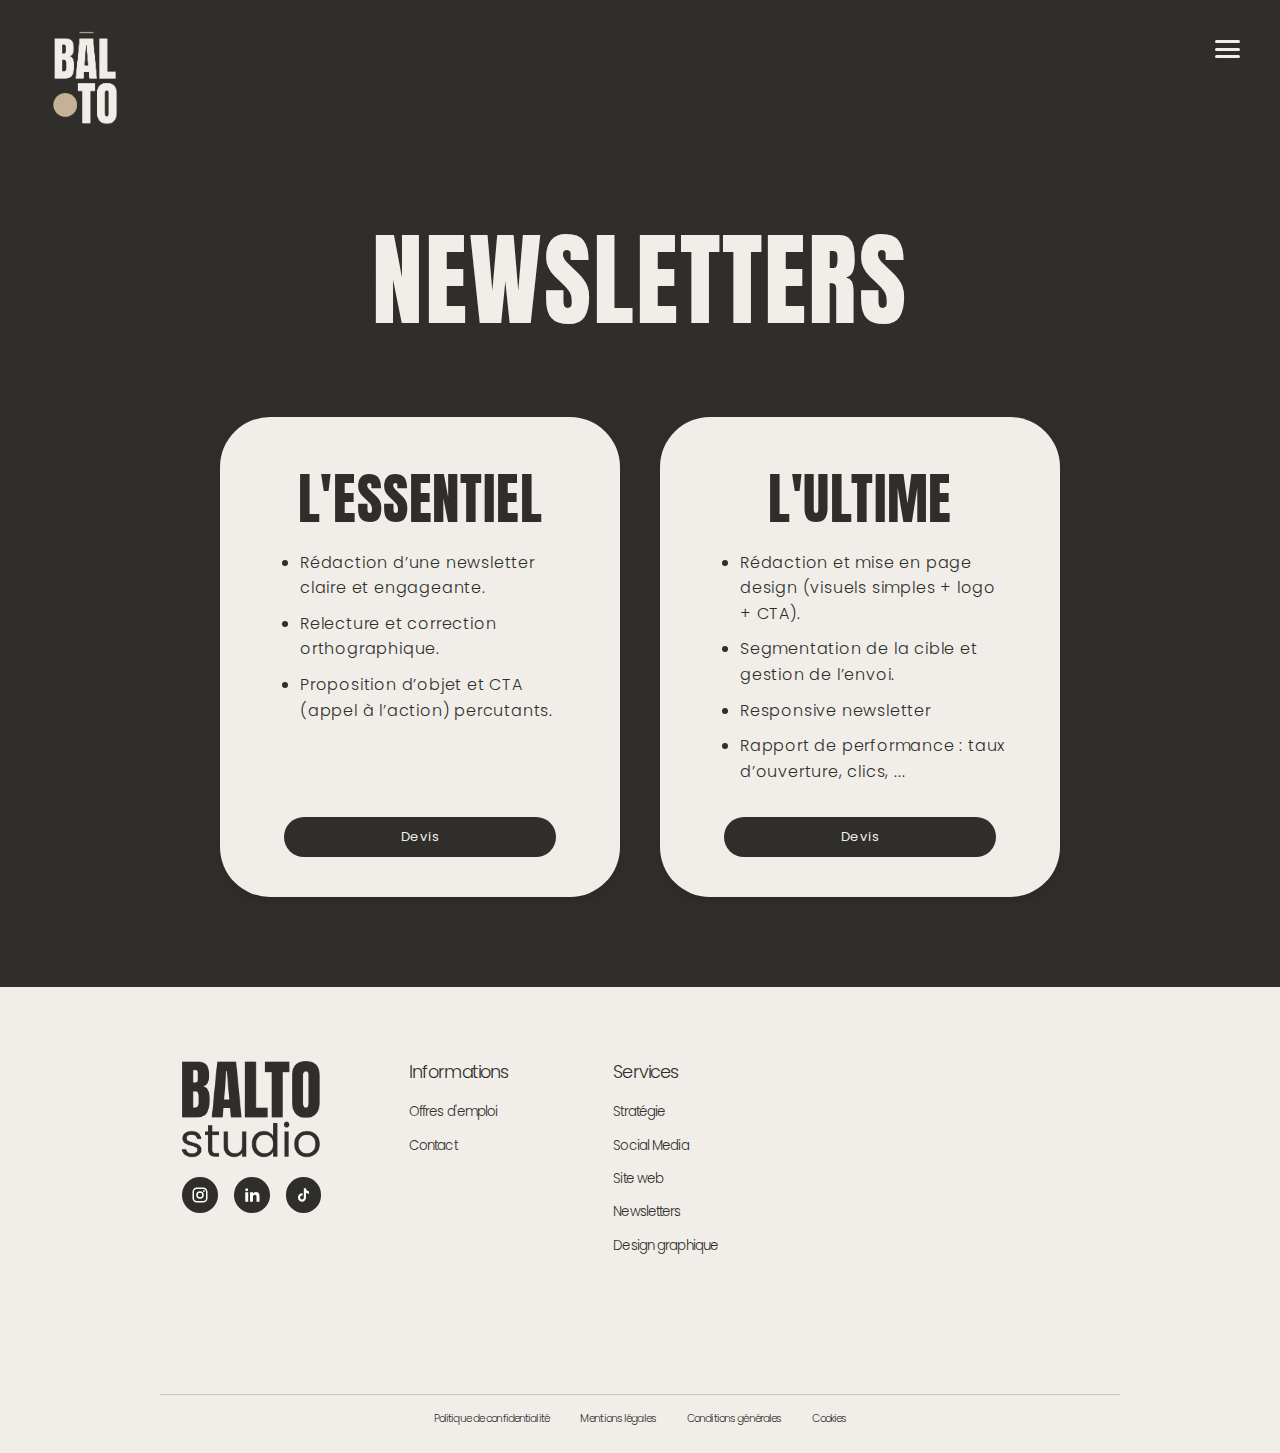
<file: newsletters.html>
<!DOCTYPE html>
<html lang="fr">
<head>
  <meta charset="UTF-8">
  <meta name="viewport" content="width=device-width, initial-scale=1.0">
  <title>Balto Studio</title>
  <link rel="icon" href="images/favicon.ico" type="image/x-icon">
  <link rel="stylesheet" href="Design/deux.css">
</head>
<body>

  <!-- EN-TÊTE -->
  <header>
    <div class="logo">
        <a href ="index.html">
        <img src="images/Logo Balto.png" alt="Logo du site">
        </a>
    </div>

        <!-- Bouton hamburger (à ajouter avant <nav>) -->
    <input type="checkbox" id="menu-toggle">
    <label for="menu-toggle" class="menu-icon">
      <span></span>
      <span></span>
      <span></span>
    </label>

    <nav>
      <ul>
        <li><a href="index.html">Accueil</a></li>
        <li><a href="index.html#services-titre">Services</a></li>
        <li><a href="contact.html">Contact</a></li>
      </ul>
    </nav>
  </header>

    <!-- CONTENU PRINCIPAL -->


<section class="newsletters">
    <h1>NEWSLETTERS</h1>

    <div class="cards">
      <div class="card">
        <h2>L'ESSENTIEL</h2>
        <div class="card-content">
        <ul>
          <li>Rédaction d’une newsletter claire et engageante.</li>
          <li>Relecture et correction orthographique.</li>
          <li>Proposition d’objet et CTA (appel à l’action) percutants.</li>
        </ul>
      </div>
      <a href="devis.html" class="btn dark">Devis</a>
      </div>

      <div class="card">
        <h2>L'ULTIME</h2>
        <div class="card-content">
        <ul>
          <li> Rédaction et mise en page design (visuels simples + logo + CTA).</li>
          <li> Segmentation de la cible et gestion de l’envoi.</li>
          <li> Responsive newsletter</li>
          <li> Rapport de performance : taux d’ouverture, clics, ...</li>
        </ul>
        </div>
        <a href="devis.html" class="btn dark">Devis</a>
      </div>
    </div>
  </section>

<!-- PIED DE PAGE -->
<footer>
 <div class="footer-container">
   <div class="footer-left">
     <img id="footer-logo" src="images/Logo complet.png" alt="Logo Balto Studio">
     <div class="footer-socials">
      <a href="https://www.instagram.com/thebaltostudio"><img src="images/iconInstagram.svg" alt="Instagram"></a>
      <a href="https://www.linkedin.com/company/balto-studio-digital/"><img src="images/iconlinkedin.svg" alt="LinkedIn"></a>
      <a href="https://www.tiktok.com/@balto.studio"><img src="images/iconTiktok.svg" alt="TikTok"></a>
    </div>
   </div>

   <div class="footer-middle">
     <h6>Informations</h6>
     <ul>
      <li><a href="job.html">Offres d'emploi</a></li>
      <li><a href="contact.html">Contact</a></li>
     </ul>
   </div>

   <div class="footer-right">
     <h6>Services</h6>
     <ul>
      <li><a href="strategie.html">Stratégie</a></li>
      <li><a href="socialmedia.html">Social Media</a></li>
      <li><a href="siteweb.html">Site web</a></li>
      <li><a href="newsletters.html">Newsletters</a></li>
      <li><a href="designgraphique.html">Design graphique</a></li>
     </ul>
   </div>
 </div>

 <div class="footer-bottom">
  <a href="legal.html#mentions">Politique de confidentialité</a>
  <a href="legal.html#confidentialite">Mentions légales</a>
  <a href="legal.html#cgv">Conditions générales</a>
  <a href="legal.html#cookies">Cookies</a>
</div>
</footer>
<script>
    // Ferme le menu quand on clique sur un lien
    document.querySelectorAll('nav a').forEach(link => {
      link.addEventListener('click', () => {
        document.getElementById('menu-toggle').checked = false;
      });
    });
  </script>

  </body>

 </html>
</file>
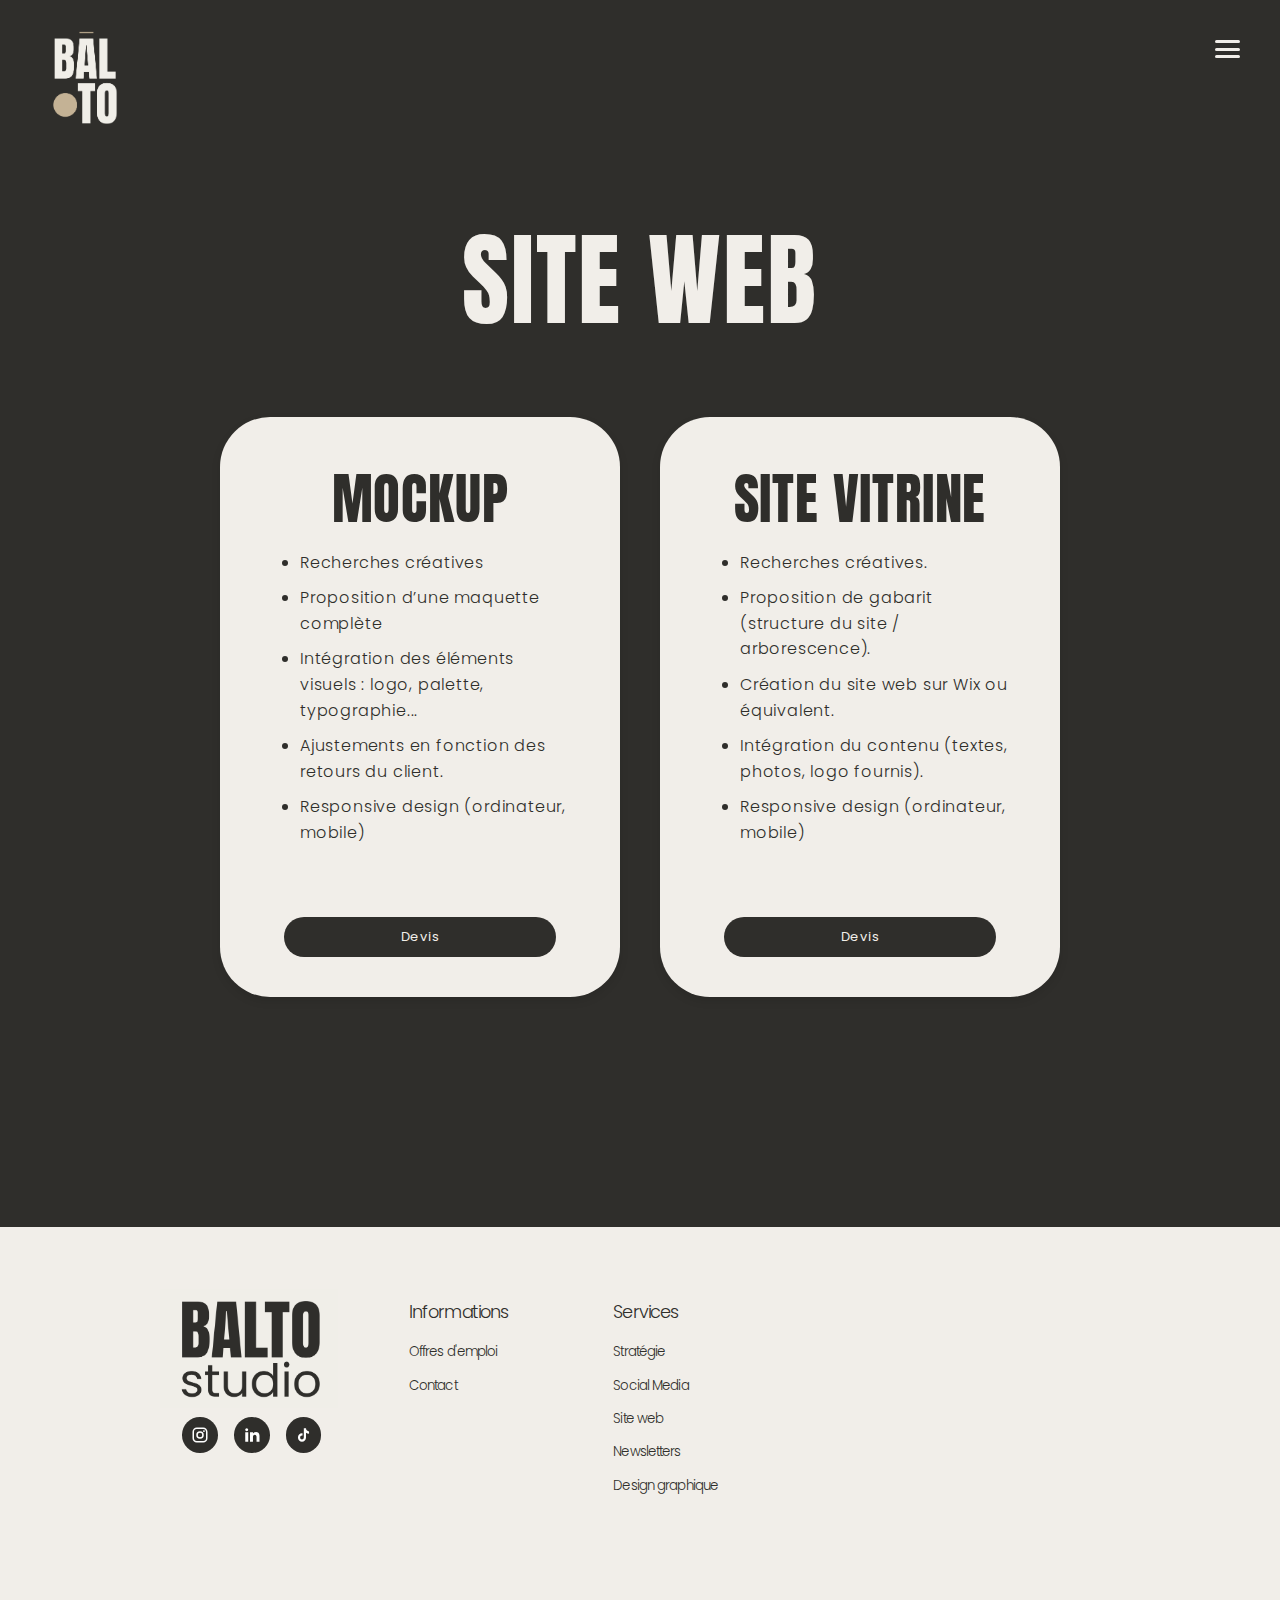
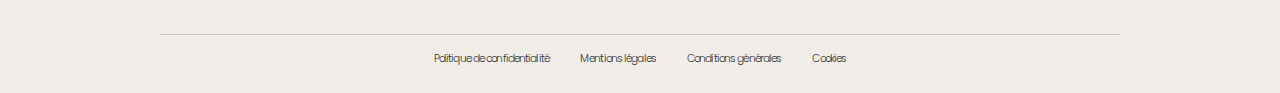
<file: siteweb.html>
<!DOCTYPE html>
<html lang="fr">
<head>
  <meta charset="UTF-8">
  <meta name="viewport" content="width=device-width, initial-scale=1.0">
  <title>Balto Studio</title>
  <link rel="icon" href="images/favicon.ico" type="image/x-icon">
  <link rel="stylesheet" href="Design/deux.css">
</head>
<body>

  <!-- EN-TÊTE -->
  <header>
    <div class="logo">
        <a href ="index.html">
        <img src="images/Logo Balto.png" alt="Logo du site">
        </a>
    </div>

        <!-- Bouton hamburger (à ajouter avant <nav>) -->
    <input type="checkbox" id="menu-toggle">
    <label for="menu-toggle" class="menu-icon">
      <span></span>
      <span></span>
      <span></span>
    </label>

    <nav>
      <ul>
        <li><a href="index.html">Accueil</a></li>
        <li><a href="index.html#services-titre">Services</a></li>
        <li><a href="contact.html">Contact</a></li>
      </ul>
    </nav>
  </header>

    <!-- CONTENU PRINCIPAL -->

<section class="siteweb">
    <h1>SITE WEB</h1>

    <div class="cards">
      <div class="card">
        <h2>MOCKUP</h2>
        <div class="card-content">
        <ul>
          <li>Recherches créatives</li>
          <li> Proposition d’une maquette complète</li>
          <li> Intégration des éléments visuels : logo, palette, typographie...</li>
          <li> Ajustements en fonction des retours du client.</li>
          <li> Responsive design (ordinateur, mobile) </li>
          
        </ul>
      </div>
      <a href="devis.html" class="btn dark">Devis</a>
      </div>

      <div class="card">
        <h2>SITE VITRINE</h2>
        <div class="card-content">
        <ul>
          <li> Recherches créatives. </li>
          <li> Proposition de gabarit (structure du site / arborescence).</li>
          <li>Création du site web sur Wix ou équivalent.</li>
          <li>Intégration du contenu (textes, photos, logo fournis).</li>
          <li>Responsive design (ordinateur, mobile)</li>
        </ul>
        </div>
        <a href="devis.html" class="btn dark">Devis</a>
      </div>
    </div>
  </section>

<!-- PIED DE PAGE -->
<footer>
 <div class="footer-container">
   <div class="footer-left">
     <img id="footer-logo" src="images/Logo complet.png" alt="Logo Balto Studio">
     <div class="footer-socials">
      <a href="https://www.instagram.com/thebaltostudio"><img src="images/iconInstagram.svg" alt="Instagram"></a>
      <a href="https://www.linkedin.com/company/balto-studio-digital/"><img src="images/iconlinkedin.svg" alt="LinkedIn"></a>
      <a href="https://www.tiktok.com/@balto.studio"><img src="images/iconTiktok.svg" alt="TikTok"></a>
    </div>
   </div>

   <div class="footer-middle">
     <h6>Informations</h6>
     <ul>
      <li><a href="job.html">Offres d'emploi</a></li>
      <li><a href="contact.html">Contact</a></li>
     </ul>
   </div>

   <div class="footer-right">
     <h6>Services</h6>
     <ul>
      <li><a href="strategie.html">Stratégie</a></li>
      <li><a href="socialmedia.html">Social Media</a></li>
      <li><a href="siteweb.html">Site web</a></li>
      <li><a href="newsletters.html">Newsletters</a></li>
      <li><a href="designgraphique.html">Design graphique</a></li>
     </ul>
   </div>
 </div>

 <div class="footer-bottom">
  <a href="legal.html#mentions">Politique de confidentialité</a>
  <a href="legal.html#confidentialite">Mentions légales</a>
  <a href="legal.html#cgv">Conditions générales</a>
  <a href="legal.html#cookies">Cookies</a>
</div>
</footer>
<script>
    // Ferme le menu quand on clique sur un lien
    document.querySelectorAll('nav a').forEach(link => {
      link.addEventListener('click', () => {
        document.getElementById('menu-toggle').checked = false;
      });
    });
  </script>

</body>

 </html>
</file>
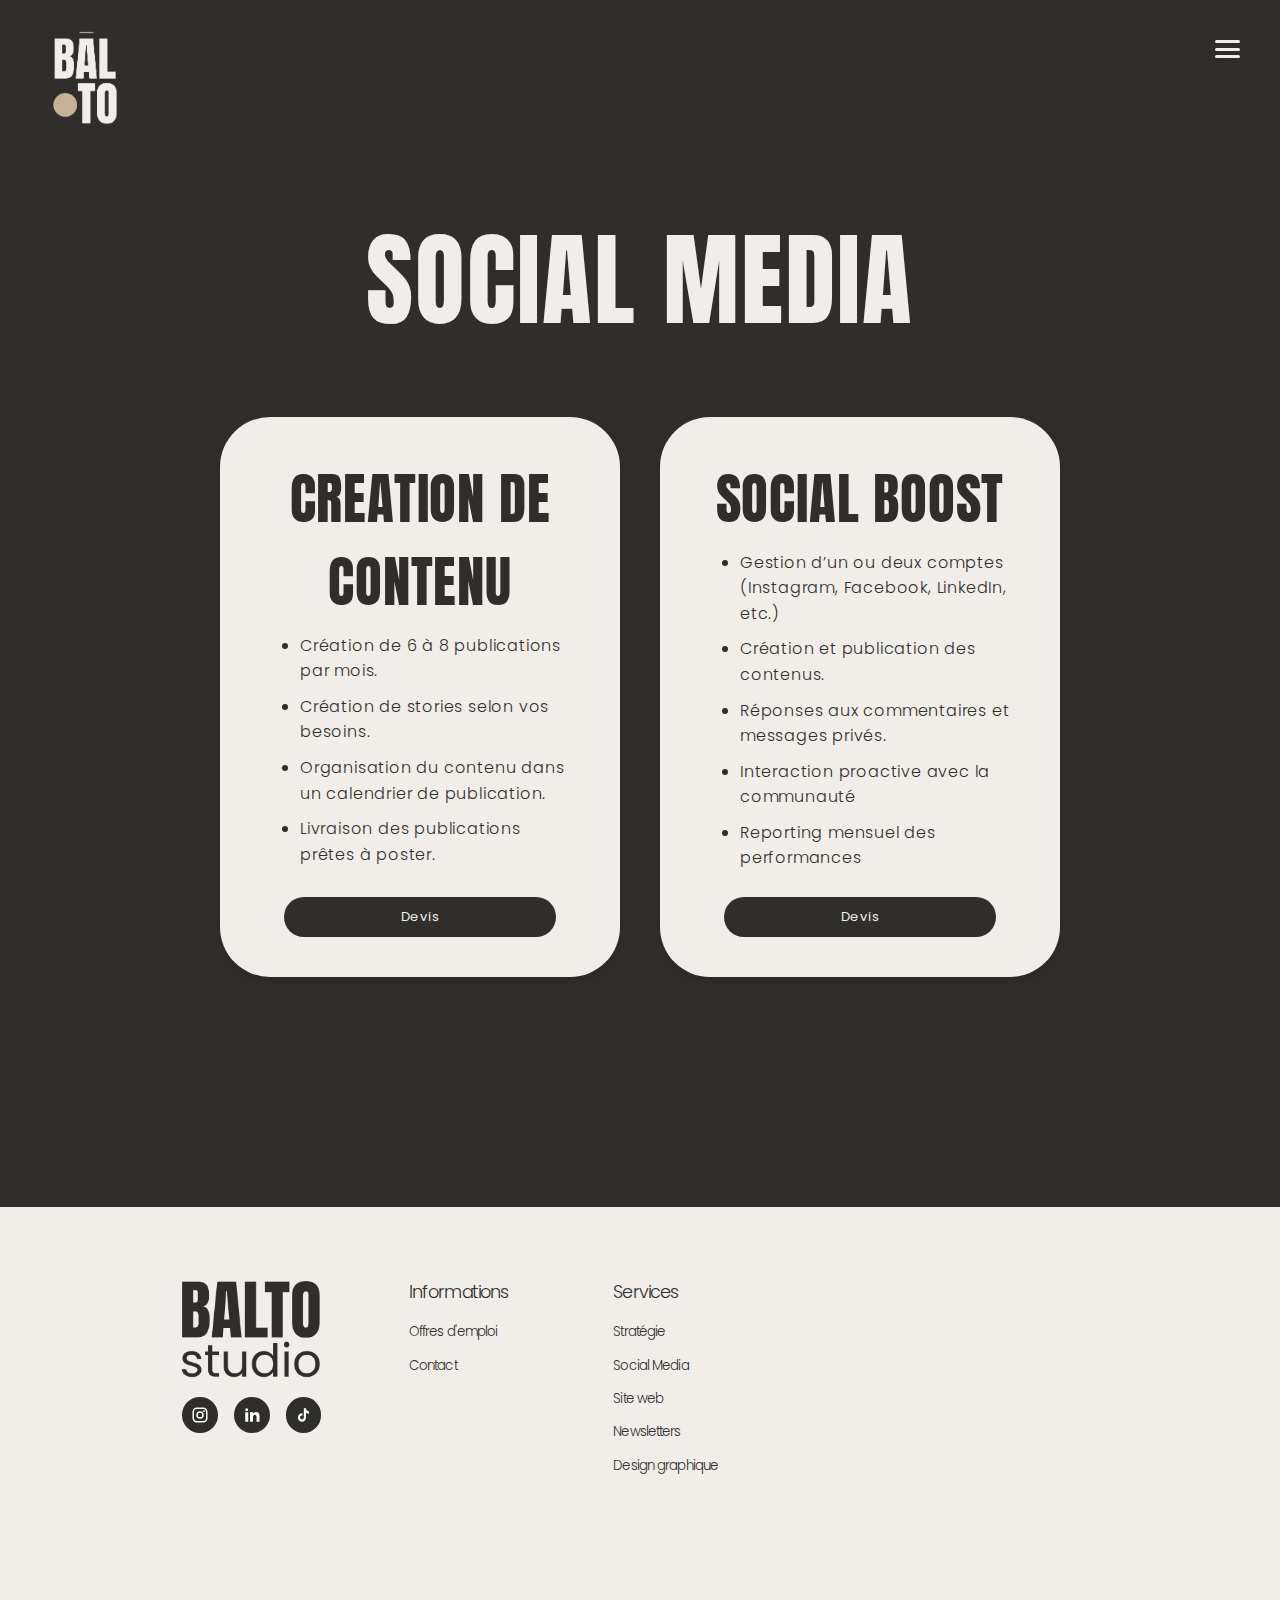
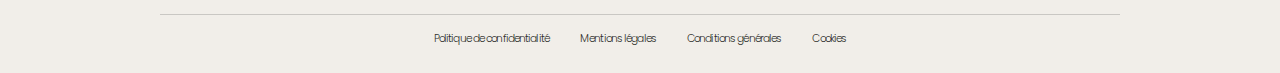
<file: socialmedia.html>
<!DOCTYPE html>
<html lang="fr">
<head>
  <meta charset="UTF-8">
  <meta name="viewport" content="width=device-width, initial-scale=1.0">
  <title>Balto Studio</title>
  <link rel="icon" href="images/favicon.ico" type="image/x-icon">
  <link rel="stylesheet" href="Design/deux.css">
</head>
<body>

  <!-- EN-TÊTE -->
  <header>
    <div class="logo">
        <a href ="index.html">
        <img src="images/Logo Balto.png" alt="Logo du site">
        </a>
    </div>

        <!-- Bouton hamburger (à ajouter avant <nav>) -->
    <input type="checkbox" id="menu-toggle">
    <label for="menu-toggle" class="menu-icon">
      <span></span>
      <span></span>
      <span></span>
    </label>

    <nav>
      <ul>
        <li><a href="index.html">Accueil</a></li>
        <li><a href="index.html#services-titre">Services</a></li>
        <li><a href="contact.html">Contact</a></li>
      </ul>
    </nav>
  </header>

    <!-- CONTENU PRINCIPAL -->

<section class="socialmedia">
    <h1>SOCIAL MEDIA</h1>

    <div class="cards">
      <div class="card">
        <h2>CREATION DE CONTENU</h2>
        <div class="card-content">
        <ul>
          <li>Création de 6 à 8 publications par mois.</li>
          <li>Création de stories selon vos besoins.</li>
          <li>Organisation du contenu dans un calendrier de publication.</li>
          <li> Livraison des publications prêtes à poster. </li>
        </ul>
      </div>
      <a href="devis.html" class="btn dark">Devis</a>
      </div>

      <div class="card">
        <h2>SOCIAL BOOST</h2>
        <div class="card-content">
        <ul>
          <li>Gestion d’un ou deux comptes (Instagram, Facebook, LinkedIn, etc.)</li>
          <li>Création et publication des contenus.</li>
          <li>Réponses aux commentaires et messages privés.</li>
          <li> Interaction proactive avec la communauté </li>
          <li> Reporting mensuel des performances </li>
        </ul>
        </div>
        <a href="devis.html" class="btn dark">Devis</a>
      </div>
    </div>
  </section>

<!-- PIED DE PAGE -->
<footer>
 <div class="footer-container">
   <div class="footer-left">
     <img id="footer-logo" src="images/Logo complet.png" alt="Logo Balto Studio">
     <div class="footer-socials">
      <a href="https://www.instagram.com/thebaltostudio"><img src="images/iconInstagram.svg" alt="Instagram"></a>
      <a href="https://www.linkedin.com/company/balto-studio-digital/"><img src="images/iconlinkedin.svg" alt="LinkedIn"></a>
      <a href="https://www.tiktok.com/@balto.studio"><img src="images/iconTiktok.svg" alt="TikTok"></a>
    </div>
   </div>

   <div class="footer-middle">
     <h6>Informations</h6>
     <ul>
      <li><a href="job.html">Offres d'emploi</a></li>
      <li><a href="contact.html">Contact</a></li>
     </ul>
   </div>

   <div class="footer-right">
     <h6>Services</h6>
     <ul>
      <li><a href="strategie.html">Stratégie</a></li>
      <li><a href="socialmedia.html">Social Media</a></li>
      <li><a href="siteweb.html">Site web</a></li>
      <li><a href="newsletters.html">Newsletters</a></li>
      <li><a href="designgraphique.html">Design graphique</a></li>
     </ul>
   </div>
 </div>

 <div class="footer-bottom">
  <a href="legal.html#mentions">Politique de confidentialité</a>
  <a href="legal.html#confidentialite">Mentions légales</a>
  <a href="legal.html#cgv">Conditions générales</a>
  <a href="legal.html#cookies">Cookies</a>
</div>
</footer>

<script>
    // Ferme le menu quand on clique sur un lien
    document.querySelectorAll('nav a').forEach(link => {
      link.addEventListener('click', () => {
        document.getElementById('menu-toggle').checked = false;
      });
    });
  </script>

  </body>
 </html>
</file>
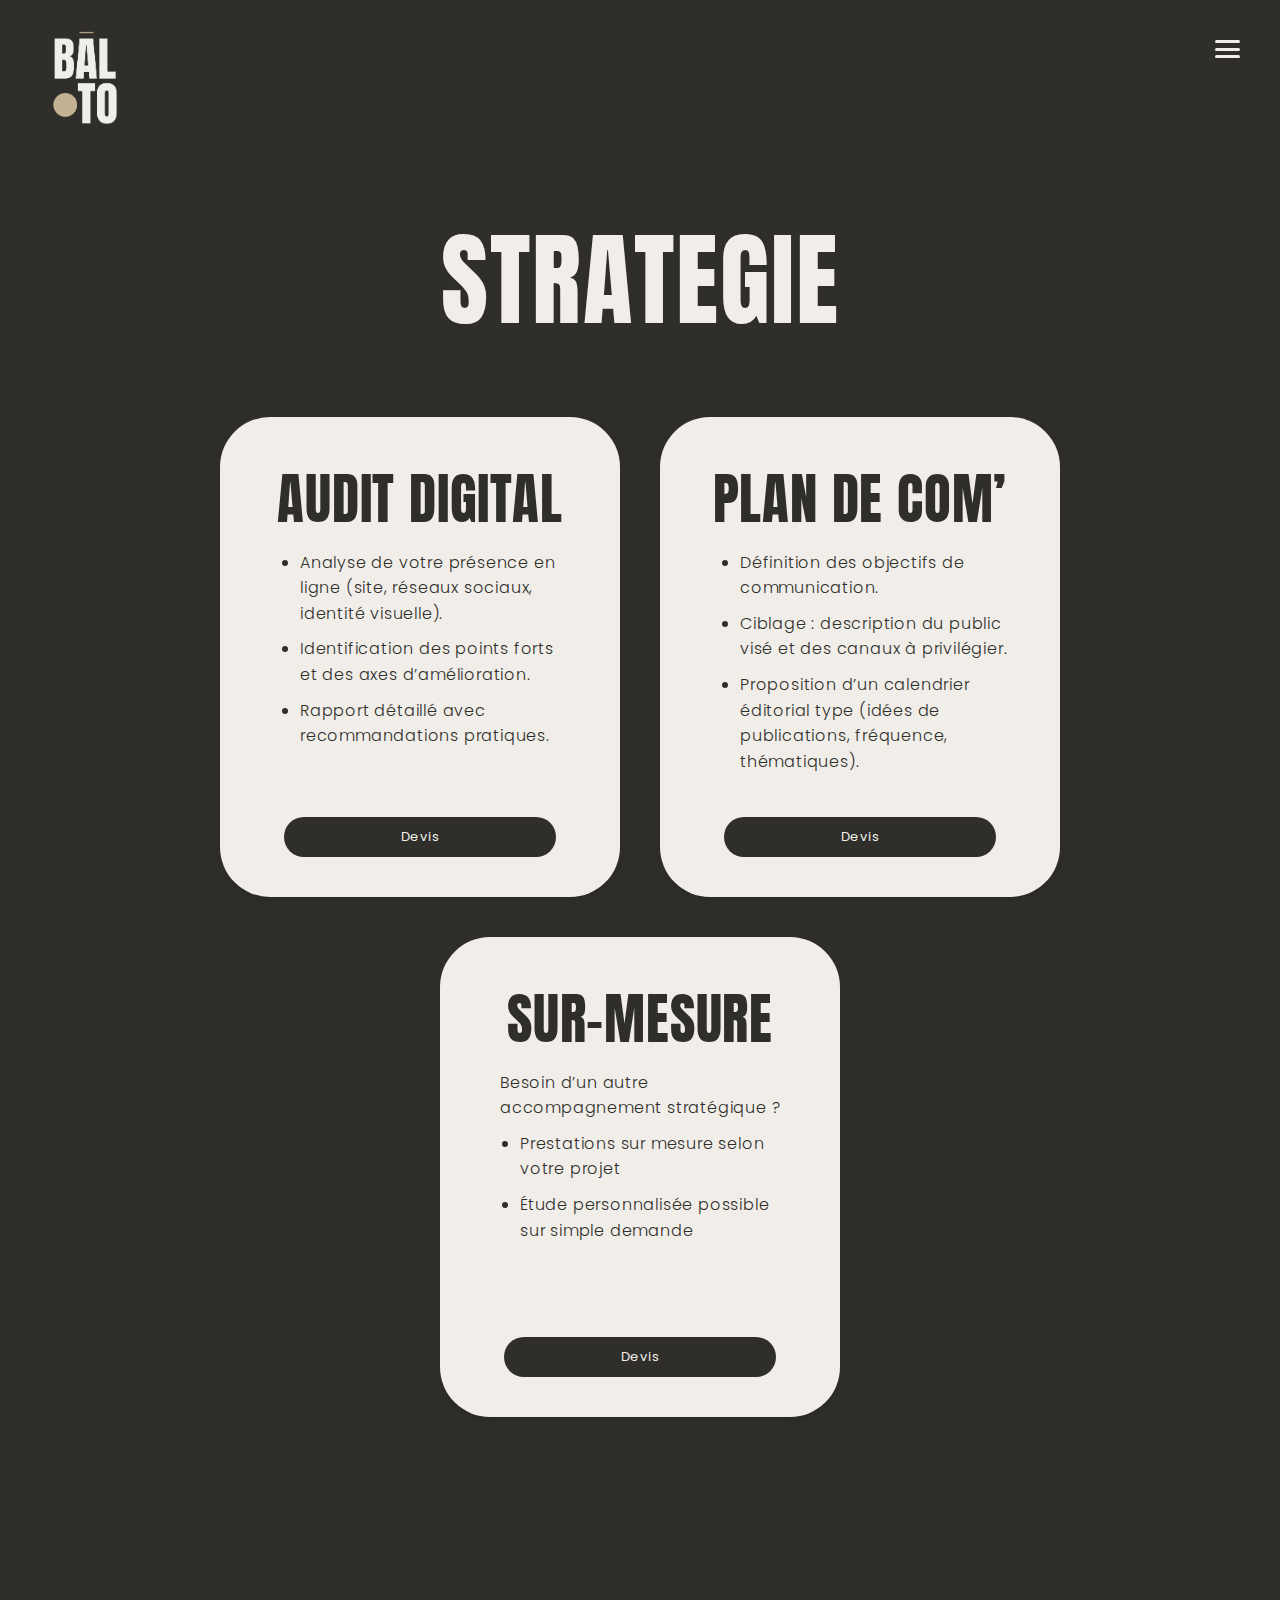
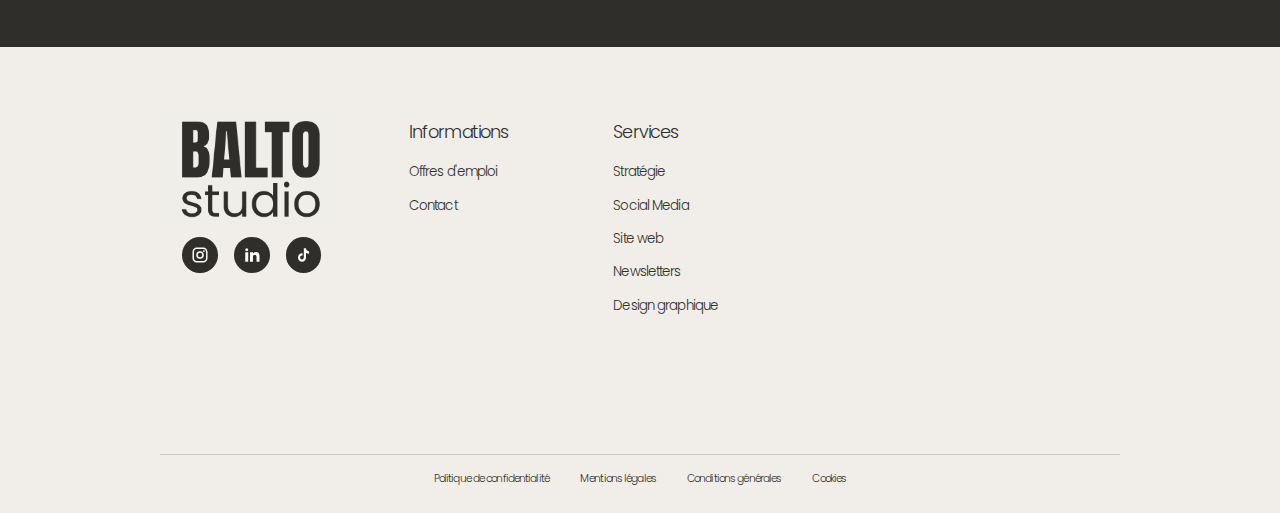
<file: strategie.html>
<!DOCTYPE html>
<html lang="fr">
<head>
  <meta charset="UTF-8">
  <meta name="viewport" content="width=device-width, initial-scale=1.0">
  <title>Balto Studio</title>
  <link rel="icon" href="images/favicon.ico" type="image/x-icon">
  <link rel="stylesheet" href="Design/deux.css">
</head>
<body>

  <!-- EN-TÊTE -->
  <header>
    <div class="logo">
        <a href ="index.html">
        <img src="images/Logo Balto.png" alt="Logo du site">
        </a>
    </div>

        <!-- Bouton hamburger (à ajouter avant <nav>) -->
    <input type="checkbox" id="menu-toggle">
    <label for="menu-toggle" class="menu-icon">
      <span></span>
      <span></span>
      <span></span>
    </label>

    <nav>
      <ul>
        <li><a href="index.html">Accueil</a></li>
        <li><a href="index.html#services-titre">Services</a></li>
        <li><a href="contact.html">Contact</a></li>
      </ul>
    </nav>
  </header>

    <!-- CONTENU PRINCIPAL -->

    <section class="strategie">
      <h1>STRATEGIE</h1>
  
      <div class="cards">
        <div class="card">
          <h2>AUDIT DIGITAL</h2>
          <div class="card-content">
          <ul>
            <li>Analyse de votre présence en ligne (site, réseaux sociaux, identité visuelle).</li>
            <li>Identification des points forts et des axes d’amélioration.</li>
            <li>Rapport détaillé avec recommandations pratiques.</li>
          </ul>
        </div>
        <a href="devis.html" class="btn dark">Devis</a>
        </div>
  
        <div class="card">
          <h2>PLAN DE COM’</h2>
          <div class="card-content">
          <ul>
            <li>Définition des objectifs de communication.</li>
            <li>Ciblage : description du public visé et des canaux à privilégier.</li>
            <li>Proposition d’un calendrier éditorial type (idées de publications, fréquence, thématiques).</li>
          </ul>
          </div>
          <a href="devis.html" class="btn dark">Devis</a>
        </div>
  
        <div class="card">
          <h2>SUR-MESURE</h2>
          <div class="card-content">
          <p>Besoin d’un autre accompagnement stratégique ?</p>
          <ul>
            <li>Prestations sur mesure selon votre projet</li>
            <li>Étude personnalisée possible sur simple demande</li>
          </ul>
          </div>
          <a href="devis.html" class="btn dark">Devis</a>
        </div>
      </div>
    </section>

 <!-- PIED DE PAGE -->
 <footer>
  <div class="footer-container">
    <div class="footer-left">
      <img id="footer-logo" src="images/Logo complet.png" alt="Logo Balto Studio">
      <div class="footer-socials">
        <a href="https://www.instagram.com/thebaltostudio"><img src="images/iconInstagram.svg" alt="Instagram"></a>
        <a href="https://www.linkedin.com/company/balto-studio-digital/"><img src="images/iconlinkedin.svg" alt="LinkedIn"></a>
        <a href="https://www.tiktok.com/@balto.studio"><img src="images/iconTiktok.svg" alt="TikTok"></a>
      </div>
    </div>

    <div class="footer-middle">
      <h6>Informations</h6>
      <ul>
        <li><a href="job.html">Offres d'emploi</a></li>
        <li><a href="contact.html">Contact</a></li>
      </ul>
    </div>

    <div class="footer-right">
      <h6>Services</h6>
      <ul>
        <li><a href="strategie.html">Stratégie</a></li>
        <li><a href="socialmedia.html">Social Media</a></li>
        <li><a href="siteweb.html">Site web</a></li>
        <li><a href="newsletters.html">Newsletters</a></li>
        <li><a href="designgraphique.html">Design graphique</a></li>
      </ul>
    </div>
  </div>

  <div class="footer-bottom">
    <a href="legal.html#mentions">Politique de confidentialité</a>
    <a href="legal.html#confidentialite">Mentions légales</a>
    <a href="legal.html#cgv">Conditions générales</a>
    <a href="legal.html#cookies">Cookies</a>
  </div>
</footer>
<script>
  // Ferme le menu quand on clique sur un lien
  document.querySelectorAll('nav a').forEach(link => {
    link.addEventListener('click', () => {
      document.getElementById('menu-toggle').checked = false;
    });
  });
</script>
</body>
  </html>
</file>
<file: Design/style.css>
@import url('https://fonts.googleapis.com/css2?family=Anton&display=swap');
@import url('https://fonts.googleapis.com/css2?family=Poppins:wght@100;200;300;400;500;600;700;800;900&display=swap');

/* RESET GÉNÉRAL */
* {
  margin: 0;
  padding: 0;
  box-sizing: border-box;
}

html {
    scroll-behavior: smooth;
}

body {
  font-family: "Poppins", sans-serif;
  font-weight: 400;
  letter-spacing: -0.069vw; /* -1px converted */
  margin: 0;
  overflow-x: hidden;
}

/* --- HEADER --- */
header {
  display: flex;
  justify-content: space-between;
  align-items: center;
  background-color: #2F2E2B;
  padding: 0.347vw 3.722vw 0 2.083vw; /* 5px 140px 0 30px */
  max-width: 100vw;
}

.logo img {
  height: 9.028vw; /* 130px */
  max-height: 9.028vw;
}

/* --- NAVIGATION --- */
nav {
  margin-top: -1.389vw; /* -20px */
}

nav ul {
  list-style: none;
  display: flex;
  gap: 0.694vw; /* 10px */
}

nav li {
  margin: 0;
  padding: 0;
}

nav a {
  text-decoration: none;
  font-family: "Poppins", sans-serif;
  font-size: 1.458vw; /* 21px */
  color: #F1EEE9;
  font-weight: 300;
  padding: 0 1.389vw; /* 0 20px */
  transition: color 0.3s;
}

nav a:hover {
  color: #C4B295;
}

/* --- TITRES --- */
h1 {
  color: #F1EEE9;
  font-size: 11.805vw; /* 170px */
  font-family: "Anton", sans-serif;
  font-weight: 400;
  line-height: 1;
  margin: 12.5vw 0 0 5.556vw; /* 180px 0 0 80px */
}

h2 {
  color: #C4B295;
  font-family: "Poppins", sans-serif;
  font-weight: 500;
  margin: 0 0 0 9.028vw; /* 0 0 0 130px */
  padding-bottom: 10.417vw; /* 150px */
  font-size: 1.806vw; /* ~26px */
}

h3 {
  color: #B8A586;
  font-size: 19.444vw; /* 280px */
  font-weight: 400;
  text-align: center;
  padding-top: 1.389vw; /* 20px */
}

h4 {
  color: #937758;
  font-size: 8.333vw; /* 120px */
  font-weight: 400;
  margin: -11.806vw 0 3.472vw; /* -170px 0 50px */
  text-align: center;
}

h5 {
  color: #F1EEE9;
  font-size: 19.444vw; /* 280px */
  font-weight: 300;
  margin: 0.347vw 0; /* 5px 0 */
  text-align: center;
}

a {
  text-decoration: none;
}

#are {
  color: #C4B295;
}

/* --- LANDING PAGE --- */
.landingpage {
  background-color: #2F2E2B;
  padding: 0.069vw; /* 1px */
}

.top-line {
  margin: 6.944vw 0 0 3.472vw; /* 100px 0 0 50px */
}

.bottom-line {
  display: block;
  margin: -0.347vw 0 0 3.472vw; /* -5px 0 0 50px */
}

#pointjaune {
  font-family: "Poppins", sans-serif;
  font-size: 13.889vw; /* 200px */
  color: #F1CA52;
  margin-left: -2.083vw; /* -30px */
}

/* --- LISTE DES SERVICES --- */

.listeservice {
  font-family: "Anton", sans-serif;
  font-weight: 400;
  background-color: #C4B295;
  padding-bottom: 5.556vw; /* 80px */
}

.listeservice ul {
  list-style: none;
}

.listeservice li {
  color: #F1EEE9;
  font-size: 4.167vw; /* 60px */
  margin: 0.694vw 0; /* 10px */
}

.listeservice a {
  color: #F1EEE9;
  margin-left: 14.583vw; /* 210px */
  font-size: 4.167vw; /*60px to keep consistent */
}

.listeservice a:hover {
    color:#937758;
    transition: all 0.3s ease;
}

.ligne {
  border: none;
  height: 0.125vw; /* 1.8px */
  background-color: #F1EEE9;
  width: 70%;
  margin: 0.694vw auto; /* 10px */
}

/* --- CONTACT --- */
.lbcontact {
  font-family: "Anton", sans-serif;
  text-align: center;
  background-color: #2F2E2B;
  margin: 0;
  padding: 0.069vw 0; /* 1px 0 */
}

#wwu {
  color: #F1EEE9;
  font-family: "Poppins", sans-serif;
  text-align: center;
  margin: 0 0 -1.389vw; /* 0 0 -20px */
  display: inline-block;
  padding: 0.278vw 1.389vw; /* 4px 20px */
  border: 0.139vw solid #F1CA52; /* 2px */
  border-radius: 2.083vw; /* 30px */
  background-color: #F1CA52;
  transform: rotate(-8deg);
  position: relative;
  left: -4.167vw; /* -60px */
  top: 0.347vw; /* 5px */
  font-size: 1vw; /* roughly 20px */
}

#boutoncontact a {
  display: inline-block;
  padding: 0.417vw 2.083vw; /* 6px 30px */
  border: 0.139vw solid #F1EEE9; /* 2px */
  border-radius: 2.083vw; /* 30px */
  text-decoration: none;
  color: #2F2E2B;
  background-color: #F1EEE9;
  font-family: "Poppins", sans-serif;
  font-size: 1.042vw; /* 15px */
  font-weight: 300;
  letter-spacing: 0.056vw; /* 0.8px */
  margin-bottom: 4.861vw; /* 70px */
  transition: all 0.3s ease;
}

#boutoncontact a:hover {
  background-color: #2F2E2B;
  color: #F1EEE9;
  cursor: pointer;
}

/* FOOTER */
footer {
  background-color: #F1EEE9;
  color: #2F2E2B;
  font-family: "Poppins", sans-serif;
  padding: 5.556vw 12.5vw 2.083vw; /* 80px 180px 30px */
  max-width: 100vw;
  overflow-x: hidden;
}

/* --- Structure principale --- */
.footer-container {
  display: flex;
  justify-content: flex-start;
  gap: 2.083vw; /* 30px */
  align-items: flex-start;
  flex-wrap: wrap;
  max-width: 1700px;
  margin: 0 auto;
  width: 100%;
}

/* --- Logo et réseaux sociaux --- */
.footer-left {
  display: flex;
  flex-direction: column;
  gap: 2.083vw; /* 30px */
  margin-right: 3.472vw; /* 50px */
}

#footer-logo {
  width: 13.889vw; /* 200px */
  height: auto;
  margin-top: -0.694vw; /* -10px */
}

.footer-socials {
  display: flex;
  gap: 1.25vw; /* 18px */
  margin-left: 1.736vw; /* 25px */
  margin-top: -1.389vw; /* -20px */
}

.footer-socials a img {
  width: 1.389vw; /* 20px */
  height: 1.389vw; /* 20px */
  transition: opacity 0.25s ease;
  max-width: 20px;
  max-height: 20px;
}

.footer-socials a {
  background-color: #2F2E2B; /* reste noir */
  border-radius: 50%;
  display: flex;
  justify-content: center;
  align-items: center;
  padding: 0.7vw; /* 10px */
}

.footer-socials img {
  filter: invert(1); /* inverse seulement le SVG */
}

.footer-socials a img:hover {
  opacity: 0.8;
}

/* --- Colonnes texte --- */
.footer-middle,
.footer-right {
  flex: none;
  min-width: 13.889vw; /* 200px */
}

footer h6 {
  font-weight: 300;
  font-size: 1.389vw; /* 20px */
  color: #2F2E2B;
  margin-bottom: 1.389vw; /* 20px */
}

footer ul {
  list-style: none;
  padding: 0;
  margin: 0;
}

footer li {
  margin-bottom: 1.042vw; /* 15px */
}

footer a {
  color: #2F2E2B;
  text-decoration: none;
  font-size: 1.042vw; /* 15px */
  font-weight: 300;
  transition: color 0.25s ease;
}

footer a:hover {
  text-decoration: underline;
}

footer {
  font-family: "Poppins", sans-serif;
  font-size: 0.833vw; /* 12px */
}

/* Footer bottom */
.footer-bottom {
  border-top: 0.069vw solid rgba(47, 46, 43, 0.2); /* 1px */
  margin-top: 9.722vw; /* 140px */
  padding-top: 1.25vw; /* 18px */
  display: flex;
  justify-content: center;
  flex-wrap: wrap;
  gap: 2.43vw; /* 35px */
  max-width: 100vw;
  overflow-x: hidden;
}

.footer-bottom a {
  text-decoration: none;
  color: #2F2E2B;
  font-size: 0.833vw; /* 12px */
}

.footer-bottom a:hover {
  text-decoration: underline;
}


/* RESPONSIVE DESIGN*/

/* --- TABLETTES (max 1024px) --- */
@media (max-width: 1024px) {

  .logo img {
    height: 10vw;
    max-height: 10vw;
    margin-top: 1vw;
    margin-left: 1vw;
  }

  header {
    flex-direction: column;
    align-items: flex-start; /* Logo à gauche */
    padding: 1.389vw 2.778vw; /* 20px 40px */
  }

  header img {
    align-self: flex-start; /* Force le logo à gauche si nécessaire */
  }

  nav {
    margin-top: 0.694vw; /* 10px */
  }

  nav ul {
    flex-wrap: wrap;
    justify-content: center;
    gap: 1.042vw; /* 15px */
  }

  h1 {
    font-size: 9.333vw; /* 120px */
    margin: 6.944vw 0 0 2.778vw; /* 100px 0 0 40px */
  }
  .top-line {
    margin-bottom: 0;
  }

  .bottom-line {
    margin-top: -3vw;
  }

  h2 {
    margin-left: 6.167vw; /* 60px */
    font-size: 1.806vw; /* 26px */
    padding-bottom: 6.944vw; /* 100px */
  }

  .listeservice a {
    margin-left: 14.556vw; /* 80px */
    font-size: 5.778vw; /* 40px */
  }

  h3 {
    font-size: 15.5vw; /* 180px */
  }

  h4 {
    font-size: 10.25vw; /* 90px */
    margin: -12.333vw 0 2.083vw; /* -120px 0 30px */
  }

  h5 {
    font-size: 13.889vw; /* 200px */
  }
  
  #wwu{
    margin-bottom: -1vw;
  }

  #boutoncontact {
    margin-top: -0.5vw;
  }
}
 

/* ============================================================
   TABLETTES (jusqu’à 900px)
   ============================================================ */
   @media (max-width: 900px) {

    .logo img {
      height: 12vw;
      max-height: 12vw;
      margin-top: 2vw;
      margin-left: 2.5vw;
    }

    h1 {
      font-size: 80px;
      margin: 60px 0 0 20px;
    }
  
    h2 {
      font-size: 20px;
      margin-left: 6vw;
    }
  
    h3 {
      font-size: 130px;
    }
  
    h4 {
      font-size: 80px;
      margin: -100px 0 40px;
    }
  
    .listeservice a {
      font-size: 6vw;
      margin-left: 15vw;
    }
  
   
  }
  
  @media all and (max-width: 900px) {
    header {
      flex-direction: row;
      justify-content: space-between;
      align-items: center;
      position: relative;
    }
  
    .logo {
      position: absolute;
      left: 20px;
      top: 20px;
    }
  
    .menu-icon {
      display: flex;
      position: absolute;
      right: 30px;
      top: 30px;
    }
  
    nav {
      position: fixed;
      top: 0;
      right: 0;
      height: 100vh;
      width: 260px;
      background: #2F2E2B;
      transform: translateX(100%);
      transition: transform 0.4s ease;
      display: flex;
      flex-direction: column;
      justify-content: center;
      align-items: center;
      z-index: 2000;
    }
  
    #menu-toggle:checked ~ nav {
      transform: translateX(0);
    }
  
    nav ul {
      flex-direction: column;
      gap: 1.5rem;
    }
  
    nav a {
      font-size: 1.2rem;
    }
    .landingpage {
      padding-top: 7rem;    /* augmente l’espace au-dessus du h1 */
      padding-bottom: 3rem; /* augmente l’espace sous le h2 */
    }

    footer h6 {
      font-size: 0.8rem; /* titres plus visibles */
    }
  
    footer a {
      font-size: 0.5rem; /* liens plus grands */
    }
  
    footer li {
      margin-bottom: 0.8rem; /* espace un peu plus large pour respirer */
    }
  
    .footer-bottom a {
      font-size: 0.4rem; /* liens du bas légèrement plus grands aussi */
    }
  
    .footer-container {
      display: flex;
      justify-content: flex-start;
      gap: 5vw; /* Augmente la valeur — par défaut c’était 2.083vw */
      align-items: flex-start;
      flex-wrap: wrap;
      max-width: 1700px;
      margin: 0 auto;
      width: 100%;
    }
  }  

/* --- MOBILES (max 768px) --- */
@media (max-width: 768px) {
  
  .logo img {
    height: 15vw;
    max-height: 15vw;
    margin-top: 2vw;
    margin-left: 1vw;
  }
  
  header {
    flex-direction: column;
    align-items: center;
    padding: 1.042vw 1.389vw; /* 15px 20px */
  }

  .logo img {
    height: 10.944vw; /* 100px */
  }

  nav ul {
    flex-direction: column;
    align-items: center;
    gap: 0.556vw; /* 8px */
  }

  nav a {
    font-size: 1.25vw; /* 18px */
    padding: 0.278vw 0.694vw; /* 4px 10px */
  }

  /* LANDING PAGE */
  h1 {
    font-size: 9.861vw; /* 70px */
    margin: 4.167vw 0 0 1.389vw; /* 60px 0 0 20px */
  }

  .bottom-line {
    margin-top: 0;
  }

  h2 {
    font-size: 2.089vw; /* 20px */
    margin-left: 5.083vw; /* 30px */
    padding-bottom: 4.167vw; /* 60px */
  }

  #pointjaune {
    font-size: 10.944vw; /* 100px */
  }

  /* SERVICES */
  h3 {
    font-size: 15.333vw; /* 120px */
    padding-top: 0.694vw; /* 10px */
  }

  h4 {
    font-size: 10.167vw; /* 60px */
    margin: -12.556vw 0 2.083vw; /* -80px 0 30px */
  }

  .listeservice a {
    margin-left: 14.778vw; /* 40px */
    font-size: 6.083vw; /* 30px */
  }

  /* CONTACT */
  h5 {
    font-size: 14.722vw; /* 140px */
  }

  #wwu{
    margin-bottom: 0.5vw;
  }

  #wwu {
    font-size: 10px;
  }

  #boutoncontact {
    margin-top: -1.2vw;
  }

  #boutoncontact a {
    font-size: 13px;
  }
}

/* ============================================================
   MENU HAMBURGER — PANNEAU LATÉRAL DROIT
   ============================================================ */

/* CACHÉ PAR DÉFAUT */
#menu-toggle {
  display: none;
}

/* Icône hamburger */
.menu-icon {
  display: none;
  cursor: pointer;
  width: 35px;
  height: 25px;
  flex-direction: column;
  justify-content: space-between;
  z-index: 2001; /* au-dessus du menu latéral */
}

.menu-icon span {
  display: block;
  height: 4px;
  width: 100%;
  background-color: #F1EEE9;
  border-radius: 2px;
  transition: all 0.3s ease;
}

/* Animation de l’icône hamburger */
#menu-toggle:checked + .menu-icon span:nth-child(1) {
  transform: translateY(10px) rotate(45deg);
}
#menu-toggle:checked + .menu-icon span:nth-child(2) {
  opacity: 0;
}
#menu-toggle:checked + .menu-icon span:nth-child(3) {
  transform: translateY(-10px) rotate(-45deg);
}

/* ============================================================
   MODE GRAND ÉCRAN — MENU NORMAL
   ============================================================ */
@media (min-width: 1281px) {
  .menu-icon {
    display: none;
  }

  nav {
    display: block;
    position: static;
  }
}

/* ============================================================
   MODE PETIT ÉCRAN — PANNEAU LATÉRAL DROIT
   ============================================================ */
@media (max-width: 1280px) {
  header {
    position: relative;
    padding: 20px 40px;
    justify-content: space-between;
  }

  /* Icône visible */
  .menu-icon {
    display: flex;
    position: absolute;
    right: 40px;
    top: 40px;
  }

  /* --- NAVIGATION LATÉRALE --- */
  nav {
    position: fixed;
    top: 0;
    right: 0;
    height: 100vh;
    width: 260px;
    background-color: #2F2E2B;
    transform: translateX(100%);
    transition: transform 0.4s ease;
    z-index: 2000;
    display: flex;
    flex-direction: column;
    justify-content: center;
    align-items: center;
  }

  /* Quand le hamburger est coché, le menu coulisse depuis la droite */
  #menu-toggle:checked ~ nav {
    transform: translateX(0);
  }

  /* Fond assombri derrière le menu */
  #menu-toggle:checked ~ nav::before {
    content: "";
    position: fixed;
    top: 0;
    left: 0;
    width: 100%;
    height: 100vh;
    background: #F1EEE9(0, 0, 0, 0.4);
    z-index: -1;
    transition: background 0.3s ease, opacity 0.3s ease;
    opacity: 1;
  }
  nav::before {
    content: "";
    opacity: 0;
    transition: opacity 0.3s ease;
  }

  nav ul {
    list-style: none;
    display: flex;
    flex-direction: column;
    align-items: center;
    gap: 25px;
    padding: 0;
    margin: 0;
  }

  nav a {
    font-size: 18px;
    color: #F1EEE9;
    text-decoration: none;
    transition: color 0.3s ease;
  }

  nav a:hover {
    color: #C4B295;
  }

  /* Empêche le contenu de bouger */
  body {
    overflow-x: hidden;
  }
}

/* ============================================================
   SMARTPHONES (jusqu’à 600px)
   ============================================================ */
@media (max-width: 600px) and (min-width: 481px) {
  
  .logo img {
    height: 15vw;
    max-height: 15vw;
    margin-top: 2vw;
    margin-left: 2.5vw;
  }
  
  header {
    flex-direction: column;
    align-items: center;
    text-align: center;
  }

  .logo img {
    height: 80px;
  }

  h1 {
    font-size: 60px;
    margin: 10vw 0 0 5vw;
  }

  .bottom-line {
    margin-top: -4vw ;
  }

  h2 {
    font-size: 18px;
    margin-left: 8vw;
    padding-bottom: 60px;
  }

  #pointjaune {
    font-size: 100px;
  }

  h3 {
    font-size: 100px;
  }

  h4 {
    font-size: 60px;
    margin: -80px 0 30px;
  }

  .listeservice a {
    font-size: 34px;
    margin-left: 15vw;
  }

  h5 {
    font-size: 100px;
  }

  #wwu {
    font-size: 12px;
    transform: none;
    position: static;
    display: inline-block;
    margin-top: 10px;
    margin-left: -70px;
    transform: rotate(-8deg);
  }

  #boutoncontact a {
    font-size: 14px;
    padding: 6px 20px;
    border-radius: 3.083vw; 
  }
}

/* --- PETITS MOBILES (max 480px) --- */
@media (max-width: 480px) and (min-width: 401px) {
  
  .logo img {
    height: 12vw;
    max-height: 12vw;
    margin-top: 2vw;
    margin-left: -1.5vw;
  }
  
  h1 {
    font-size: 11.472vw; /* 50px */
    margin: 2.778vw 0 0 0.694vw; /* 40px 0 0 10px */
  }

#pointjaune {
  font-size : 15vw;
}

  h2 {
    font-size: 3.811vw; /* 16px */
    margin-left: 3.042vw;
  }

  h3 {
    font-size: 18vw; /* 80px */
  }

  h4 {
    font-size: 12.125vw; /* 45px */
    margin: -15.472vw 0 1.389vw; /* -50px 0 20px */
  }

  .listeservice a {
    font-size: 6.528vw; /* 22px */
    margin-left: 14.389vw;
  }

  h5 {
    font-size: 12.944vw; /* 100px */
  }

  #boutoncontact a {
    font-size: 2.302vw; /* 13px */
    padding: 1.0078vw 3.042vw; /* 5px 15px */
    border-radius: 60px;
  }

  #wwu {
    margin-bottom: -4vw;
  }

  #boutoncontact {
    margin-top: -2vw;
  }
}

/* ============================================================
   PETITS MOBILES (jusqu’à 400px)
   ============================================================ */
@media (max-width: 400px) {

  .logo img {
    height: 12vw;
    max-height: 12vw;
    margin-top: 2vw;
    margin-left: -1.5vw;
  }

  h1 {
    font-size: 48px;
    margin-left: 10px;
  }

#pointjaune {
  font-size: 14vw;
}

  h2 {
    font-size: 16px;
  }

  .listeservice a {
    font-size: 20px;
  }

  h3 {
    font-size: 18vw;
  }

  h4 {
    font-size: 45px;
    margin: -60px 0 20px;
  }

  #wwu {
    margin-bottom: -2.2vw;
    margin-left: -4vw;
  }

  #boutoncontact a {
    font-size: 10px;
    padding: 5px 15px;
    border-radius: 60px;
    margin-top: -2vw;
  }
}
</file>
<file: Design/deux.css>
@import url('https://fonts.googleapis.com/css2?family=Anton&display=swap');
@import url('https://fonts.googleapis.com/css2?family=Poppins:wght@100;200;300;400;500;600;700;800;900&display=swap');

/* RESET GÉNÉRAL */
* {
  margin: 0;
  padding: 0;
  box-sizing: border-box;
}

html {
    scroll-behavior: smooth;
}

body {
  font-family: "Poppins", sans-serif;
  font-weight: 400;
  letter-spacing: -0.069vw; /* -1px converted */
  margin: 0;
  overflow-x: hidden;
}

/* --- HEADER --- */
header {
  display: flex;
  justify-content: space-between;
  align-items: center;
  background-color: #2F2E2B;
  padding: 0.347vw 3.722vw 0 2.083vw; /* 5px 140px 0 30px */
  max-width: 100vw;
}

header input[type="checkbox"] {
    display: none;
  }  

.logo img {
  height: 9.028vw; /* 130px */
  max-height: 9.028vw;
}

/* --- NAVIGATION --- */
nav {
  margin-top: -1.389vw; /* -20px */
}

nav ul {
  list-style: none;
  display: flex;
  gap: 0.694vw; /* 10px */
}

nav li {
  margin: 0;
  padding: 0;
}

nav a {
  text-decoration: none;
  font-family: "Poppins", sans-serif;
  font-size: 1.458vw; /* 21px */
  color: #F1EEE9;
  font-weight: 300;
  padding: 0 1.389vw; /* 0 20px */
  transition: color 0.3s;
}

nav a:hover {
  color: #C4B295;
}

/*CONTENU/
/* --- Global --- */

body {
  margin: 0;
  font-family: "poppins";
  background-color: #2F2E2B; /* fond sombre */
  color: #F1EEE9;

}

/* --- Section STRATEGIE --- */
.strategie {
  text-align: center;
  padding: 80px 20px;
  margin-bottom: 150px;
}

.strategie h1 {
  font-family: 'Anton', sans-serif;
  font-size: 8vw;
  font-weight: 100;
  letter-spacing: 2px;
  margin-bottom: 60px;
  margin-top: -40px;
}

/* --- Cartes --- */
.cards {
  display: flex;
  flex-wrap: wrap;
  justify-content: center;
  gap: 40px;
  align-items: stretch;
}

.card {
  background-color: #F1EEE9;
  color: #2F2E2B;
  border-radius: 50px;
  padding: 40px 30px;
  width: 400px;
  height : 500px;
  box-shadow: 0 4px 10px rgba(0, 0, 0, 0.1);
  text-align: left;
  font-weight: 300;
  letter-spacing: 0.8px;

  display: flex;              /* ✅ pour pouvoir pousser le bouton en bas */
  flex-direction: column;     
  justify-content: space-between; 
}

.card-content {
  flex-grow: 1;
  display: flex;
  flex-direction: column;
}

.card h2 {
  font-family: 'Anton', sans-serif;
  font-size: 55px;
  font-weight: 100;
  margin-bottom: 10px;
  color: #2F2E2B;
  text-align: center;
}

.card ul {
  list-style-type: disc;
  padding-left: 50px;
  padding-right: 20px ;
  line-height: 1.6;
}

.card ul li {
  margin-bottom: 10px; /* ajuste la valeur selon ton besoin */
}

.card p {
  margin-bottom: 10px;
  line-height: 1.6;
  padding-left: 30px;
  padding-right: 20px ;
}

/* --- Boutons --- */
.btn {
  align-self: center;  /* ✅ centre le bouton horizontalement */
  width: 80%;          /* tu peux ajuster (ex. 100% si tu préfères toute la largeur) */
  margin-top: auto;   
  padding: 10px 0;
  border: none;
  border-radius: 20px;
  font-weight: 400;
  font-size: 13px;
  cursor: pointer;
  font-family: "poppins";
  background-color: #2F2E2B;
  color: #F1EEE9;
}

a.btn {
  display: inline-block;
  text-decoration: none;
  text-align: center;
  line-height: normal;
}

.btn:hover {
  background-color: #C4B295; /* beige */
  border-color: #C4B295;      /* bord aussi beige */
  color: #F1EEE9;             /* texte foncé pour contraste */
}


/* FOOTER */
footer {
  background-color: #F1EEE9;
  color: #2F2E2B;
  font-family: "Poppins", sans-serif;
  padding: 5.556vw 12.5vw 2.083vw; /* 80px 180px 30px */
  max-width: 100vw;
  overflow-x: hidden;
}

/* --- Structure principale --- */
.footer-container {
  display: flex;
  justify-content: flex-start;
  gap: 2.083vw; /* 30px */
  align-items: flex-start;
  flex-wrap: wrap;
  max-width: 1700px;
  margin: 0 auto;
  width: 100%;
}

/* --- Logo et réseaux sociaux --- */
.footer-left {
  display: flex;
  flex-direction: column;
  gap: 2.083vw; /* 30px */
  margin-right: 3.472vw; /* 50px */
}

#footer-logo {
  width: 13.889vw; /* 200px */
  height: auto;
  margin-top: -0.694vw; /* -10px */
}

.footer-socials {
  display: flex;
  gap: 1.25vw; /* 18px */
  margin-left: 1.736vw; /* 25px */
  margin-top: -1.389vw; /* -20px */
}

.footer-socials a img {
  width: 1.389vw; /* 20px */
  height: 1.389vw; /* 20px */
  transition: opacity 0.25s ease;
  max-width: 20px;
  max-height: 20px;
}

.footer-socials a {
  background-color: #2F2E2B; /* reste noir */
  border-radius: 50%;
  display: flex;
  justify-content: center;
  align-items: center;
  padding: 0.7vw; /* 10px */
}

.footer-socials img {
  filter: invert(1); /* inverse seulement le SVG */
}

.footer-socials a img:hover {
  opacity: 0.8;
}

/* --- Colonnes texte --- */
.footer-middle,
.footer-right {
  flex: none;
  min-width: 13.889vw; /* 200px */
}

footer h6 {
  font-weight: 300;
  font-size: 1.389vw; /* 20px */
  color: #2F2E2B;
  margin-bottom: 1.389vw; /* 20px */
}

footer ul {
  list-style: none;
  padding: 0;
  margin: 0;
}

footer li {
  margin-bottom: 1.042vw; /* 15px */
}

footer a {
  color: #2F2E2B;
  text-decoration: none;
  font-size: 1.042vw; /* 15px */
  font-weight: 300;
  transition: color 0.25s ease;
}

footer a:hover {
  text-decoration: underline;
}

footer {
  font-family: "Poppins", sans-serif;
  font-size: 0.833vw; /* 12px */
}

/* Footer bottom */
.footer-bottom {
  border-top: 0.069vw solid rgba(47, 46, 43, 0.2); /* 1px */
  margin-top: 9.722vw; /* 140px */
  padding-top: 1.25vw; /* 18px */
  display: flex;
  justify-content: center;
  flex-wrap: wrap;
  gap: 2.43vw; /* 35px */
  max-width: 100vw;
  overflow-x: hidden;
}

.footer-bottom a {
  text-decoration: none;
  color: #2F2E2B;
  font-size: 0.833vw; /* 12px */
}

.footer-bottom a:hover {
  text-decoration: underline;
}


/* --- Section SOCIAL MEDIA --- */
.socialmedia {
  text-align: center;
  padding: 80px 20px;
  margin-bottom: 150px;
}

.socialmedia h1 {
  font-family: 'Anton', sans-serif;
  font-size: 8vw;
  font-weight: 100;
  letter-spacing: 2px;
  margin-bottom: 60px;
  margin-top: -40px;
}

/* --- Cartes --- */
.cards {
  display: flex;
  flex-wrap: wrap;
  justify-content: center;
  gap: 40px;
  align-items: stretch;
}

.card {
  background-color: #F1EEE9;
  color: #2F2E2B;
  border-radius: 50px;
  padding: 40px 30px;
  box-shadow: 0 4px 10px rgba(0, 0, 0, 0.1);
  text-align: left;
  font-weight: 300;
  letter-spacing: 0.8px;

  display: flex;              /* ✅ pour pouvoir pousser le bouton en bas */
  flex-direction: column;     
  justify-content: space-between; 
}

.socialmedia .card {
  width: 400px;
  height : 560px;
}

.card-content {
  flex-grow: 1;
  display: flex;
  flex-direction: column;
}

.card h2 {
  font-family: 'Anton', sans-serif;
  font-size: 45px;
  font-weight: 100;
  margin-bottom: 10px;
  color: #2F2E2B;
  text-align: center;
}

.card ul {
  list-style-type: disc;
  padding-left: 50px;
  padding-right: 20px ;
  line-height: 1.6;
}

.card ul li {
  margin-bottom: 10px; /* ajuste la valeur selon ton besoin */
}

.card p {
  margin-bottom: 10px;
  line-height: 1.6;
  padding-left: 30px;
  padding-right: 20px ;
}

/* --- Section SITE WEB --- */
.siteweb {
  text-align: center;
  padding: 80px 20px;
  margin-bottom: 150px;
}

.siteweb h1 {
  font-family: 'Anton', sans-serif;
  font-size: 8vw;
  font-weight: 100;
  letter-spacing: 2px;
  margin-bottom: 60px;
  margin-top: -40px;
}

.siteweb .card {
  padding: 40px 30px;
  width: 400px;
  height : 580px;
}

/* --- Section NEWSLETTERS --- */
.newsletters {
  text-align: center;
  padding: 80px 20px;
  margin-bottom: 10px;
}

.newsletters h1 {
  font-family: 'Anton', sans-serif;
  font-size: 8vw;
  font-weight: 100;
  letter-spacing: 2px;
  margin-bottom: 60px;
  margin-top: -40px;
}

.card h2 {
  font-size: 55px;
}

.card {
  padding: 40px 30px;
  width: 400px;
  height : 480px;
}

/* --- Section DESIGN GRAPHIQUE --- */
.designgraphique {
  text-align: center;
  padding: 80px 20px;
  margin-bottom: 10px;
}

.designgraphique h1 {
  font-family: 'Anton', sans-serif;
  font-size: 8vw;
  font-weight: 100;
  letter-spacing: 2px;
  margin-bottom: 60px;
  margin-top: -40px;
}


/* --- MENU HAMBURGER (base) --- */
.menu-icon {
  display: none; /* masqué par défaut sur grand écran */
  flex-direction: column;
  justify-content: space-between;
  width: 25px;
  height: 18px;
  cursor: pointer;
  z-index: 3000;
}

.menu-icon span {
  display: block;
  height: 3px;
  width: 100%;
  background-color: #F1EEE9; /* couleur des barres */
  border-radius: 3px;
  transition: all 0.3s ease;
}

#menu-toggle:checked + .menu-icon span:nth-child(1) {
  transform: rotate(45deg) translate(5px, 5px);
}

#menu-toggle:checked + .menu-icon span:nth-child(2) {
  opacity: 0;
}

#menu-toggle:checked + .menu-icon span:nth-child(3) {
  transform: rotate(-45deg) translate(5px, -5px);
}


/* Quand la fenêtre est petite, on affiche l'icône */
@media (max-width: 900px) {
  .menu-icon {
    display: flex;
    position: absolute;
    right: 30px;
    top: 30px;
  }

  nav ul {
    flex-direction: column;
    align-items: center;
    gap: 1.5rem;
  }
  footer h6 {
    font-size: 0.8rem; /* titres plus visibles */
  }

  footer a {
    font-size: 0.5rem; /* liens plus grands */
  }

  footer li {
    margin-bottom: 0.8rem; /* espace un peu plus large pour respirer */
  }

  .footer-bottom a {
    font-size: 0.4rem; /* liens du bas légèrement plus grands aussi */
  }

  .footer-container {
    display: flex;
    justify-content: flex-start;
    gap: 5vw; /* Augmente la valeur — par défaut c’était 2.083vw */
    align-items: flex-start;
    flex-wrap: wrap;
    max-width: 1700px;
    margin: 0 auto;
    width: 100%;
  }
}


/* --- Responsive --- */
@media (max-width: 900px) {
  .cards {
    flex-direction: column;
    align-items: center;
  }

  .card {
    width: 90%;
    max-width: 400px;
  }
}

/* ============================================================
   TABLETTES (max 1024px)
   ============================================================ */
   @media (max-width: 1024px) {

    /* --- HEADER --- */
    .logo img {
      height: 12vw;
      max-height: 12vw;
      margin-top: 2vw;
      margin-left: 1vw;
    }
  
    header {
      flex-direction: column;
      align-items: flex-start;
      padding: 1.389vw 2.778vw;
    }
  
    nav {
      margin-top: 0.694vw;
    }
  
    nav ul {
      flex-wrap: wrap;
      justify-content: center;
      gap: 1.042vw;
    }
  }
  
  
  /* --- HEADER : menu hamburger (max 900px) --- */
  @media all and (max-width: 900px) {
    header {
      flex-direction: row;
      justify-content: space-between;
      align-items: center;
      position: relative;
    }
  
    .logo {
      position: absolute;
      left: 20px;
      top: 20px;
    }
  
    .menu-icon {
      display: flex;
      position: absolute;
      right: 30px;
      top: 30px;
    }
  
    nav {
      position: fixed;
      top: 0;
      right: 0;
      height: 100vh;
      width: 260px;
      background: #2F2E2B;
      transform: translateX(100%);
      transition: transform 0.4s ease;
      display: flex;
      flex-direction: column;
      justify-content: center;
      align-items: center;
      z-index: 2000;
    }
  
    #menu-toggle:checked ~ nav {
      transform: translateX(0);
    }
  
    nav ul {
      flex-direction: column;
      gap: 1.5rem;
    }
  
    nav a {
      font-size: 1.2rem;
    }
    .designgraphique h1 {
      margin-top: 40px;
    }
  }
  
  /* ============================================================
     MOBILES (max 768px)
     ============================================================ */
  @media (max-width: 768px) {
    /* --- HEADER --- */
    .logo img {
      height: 15vw;
      max-height: 15vw;
      margin-top: 2vw;
      margin-left: 1vw;
    }
  
    header {
      flex-direction: column;
      align-items: center;
      padding: 1.042vw 1.389vw;
    }
  
    nav ul {
      flex-direction: column;
      align-items: center;
      gap: 0.556vw;
    }
  
    nav a {
      font-size: 1.25vw;
      padding: 0.278vw 0.694vw;
    }
  
    .designgraphique h1 {
      margin-top: 40px;
    }
  }
  
  /* ============================================================
     MENU HAMBURGER — PANNEAU LATÉRAL DROIT
     ============================================================ */
  @media (max-width: 1280px) {
    header {
      position: relative;
      padding: 20px 40px;
      justify-content: space-between;
    }
  
    .menu-icon {
      display: flex;
      position: absolute;
      right: 40px;
      top: 40px;
    }
  
    nav {
      position: fixed;
      top: 0;
      right: 0;
      height: 100vh;
      width: 260px;
      background-color: #2F2E2B;
      transform: translateX(100%);
      transition: transform 0.4s ease;
      z-index: 2000;
      display: flex;
      flex-direction: column;
      justify-content: center;
      align-items: center;
    }
  
    #menu-toggle:checked ~ nav {
      transform: translateX(0);
    }
  
    nav ul {
      list-style: none;
      display: flex;
      flex-direction: column;
      align-items: center;
      gap: 25px;
      padding: 0;
      margin: 0;
    }
  
    nav a {
      font-size: 18px;
      color: #F1EEE9;
      text-decoration: none;
      transition: color 0.3s ease;
    }
  
    nav a:hover {
      color: #C4B295;
    }
  }
  
  /* ============================================================
     SMARTPHONES (max 600px)
     ============================================================ */
  @media (max-width: 600px) and (min-width: 481px) {
    /* --- HEADER --- */
    .logo img {
      height: 80px;
    }
  
    header {
      flex-direction: column;
      align-items: center;
      text-align: center;
    }

    footer h6 {
      font-size: 0.8rem; /* titres plus visibles */
    }
  
    footer a {
      font-size: 0.5rem; /* liens plus grands */
    }
  
    footer li {
      margin-bottom: 0.8rem; /* espace un peu plus large pour respirer */
    }
  
    .footer-bottom a {
      font-size: 0.4rem; /* liens du bas légèrement plus grands aussi */
    }
  
    .footer-container {
      display: flex;
      justify-content: flex-start;
      gap: 5vw; /* Augmente la valeur — par défaut c’était 2.083vw */
      align-items: flex-start;
      flex-wrap: wrap;
      max-width: 1700px;
      margin: 0 auto;
      width: 100%;
    }
  }
  
  /* ============================================================
     PETITS MOBILES (max 480px)
     ============================================================ */
  @media (max-width: 480px) and (min-width: 401px) {
    /* --- HEADER --- */
    .logo img {
      height: 12vw;
      max-height: 12vw;
      margin-top: 2vw;
      margin-left: -1.5vw;
    }
  
    .strategie h1,
    .socialmedia h1,
    .siteweb h1,
    .newsletters h1,
    .designgraphique h1 {
      margin-top: 30px;
      font-size: 50px;
    }
    }
    
  
  
  /* ============================================================
     TRÈS PETITS MOBILES (max 400px)
     ============================================================ */
  @media (max-width: 400px) {
    /* --- HEADER --- */
    .logo img {
      height: 12vw;
      max-height: 12vw;
      margin-top: 2vw;
      margin-left: -1.5vw;
    }
    .strategie h1,
    .socialmedia h1,
    .siteweb h1,
    .newsletters h1,
    .designgraphique h1 {
      margin-top: 30px;
      font-size: 50px;
    }

    .strategie .card,
    .siteweb .card,
    .newsletters .card,
    .designgraphique .card {
      height : 610px;
      width: 330px;
    }
    .socialmedia .card {
      height : 710px;
      width: 330px;
    }
  }
</file>
<file: Design/job.css>
@import url('https://fonts.googleapis.com/css2?family=Anton&display=swap');
@import url('https://fonts.googleapis.com/css2?family=Poppins:wght@100;200;300;400;500;600;700;800;900&display=swap');

/* RESET GÉNÉRAL */
* {
  margin: 0;
  padding: 0;
  box-sizing: border-box;
}

html {
    scroll-behavior: smooth;
}

body {
  font-family: "Poppins", sans-serif;
  font-weight: 400;
  letter-spacing: -0.069vw; /* -1px converted */
  margin: 0;
  overflow-x: hidden;
}

/* --- HEADER --- */
header {
  display: flex;
  justify-content: space-between;
  align-items: center;
  background-color: #2F2E2B;
  padding: 0.347vw 3.722vw 0 2.083vw; /* 5px 140px 0 30px */
  max-width: 100vw;
}

header input[type="checkbox"] {
    display: none;
  }  

.logo img {
  height: 9.028vw; /* 130px */
  max-height: 9.028vw;
}

/* --- NAVIGATION --- */
nav {
  margin-top: -1.389vw; /* -20px */
}

nav ul {
  list-style: none;
  display: flex;
  gap: 0.694vw; /* 10px */
}

nav li {
  margin: 0;
  padding: 0;
}

nav a {
  text-decoration: none;
  font-family: "Poppins", sans-serif;
  font-size: 1.458vw; /* 21px */
  color: #F1EEE9;
  font-weight: 300;
  padding: 0 1.389vw; /* 0 20px */
  transition: color 0.3s;
}

nav a:hover {
  color: #C4B295;
}

/*CONTENU/
/* --- Global --- */

body {
  margin: 0;
  font-family: "poppins";
  background-color: #2F2E2B; /* fond sombre */
  color: #F1EEE9;

}

/* --- Section STRATEGIE --- */
.strategie {
  text-align: center;
  padding: 80px 20px;
  margin-bottom: 150px;
}

.strategie h1 {
  font-family: 'Anton', sans-serif;
  font-size: 8vw;
  font-weight: 100;
  letter-spacing: 2px;
  margin-bottom: 60px;
  margin-top: -40px;
}

/* --- Cartes --- */
.cards {
  display: flex;
  flex-wrap: wrap;
  justify-content: center;
  gap: 40px;
  align-items: stretch;
}

.card {
  background-color: #F1EEE9;
  color: #2F2E2B;
  border-radius: 50px;
  padding: 40px 30px;
  width: 400px;
  height : 500px;
  box-shadow: 0 4px 10px rgba(0, 0, 0, 0.1);
  text-align: left;
  font-weight: 300;
  letter-spacing: 0.8px;

  display: flex;              /* ✅ pour pouvoir pousser le bouton en bas */
  flex-direction: column;     
  justify-content: space-between; 
}

.card-content {
  flex-grow: 1;
  display: flex;
  flex-direction: column;
}

.card h2 {
  font-family: 'Anton', sans-serif;
  font-size: 55px;
  font-weight: 100;
  margin-bottom: 10px;
  color: #2F2E2B;
  text-align: center;
}

.card ul {
  list-style-type: disc;
  padding-left: 50px;
  padding-right: 20px ;
  line-height: 1.6;
}

.card ul li {
  margin-bottom: 10px; /* ajuste la valeur selon ton besoin */
}

.card p {
  margin-bottom: 10px;
  line-height: 1.6;
  padding-left: 30px;
  padding-right: 20px ;
}

/* --- Boutons --- */
.btn {
  display: inline-block; /* ✅ Pour que le lien se comporte comme un bouton */
  text-align: center;
  text-decoration: none; /* ✅ Enlève le soulignement du lien */
  align-self: center;
  width: 80%;
  margin-top: auto;
  padding: 10px 0;
  border: none;
  border-radius: 20px;
  font-weight: 400;
  font-size: 13px;
  cursor: pointer;
  font-family: "poppins";
  background-color: #2F2E2B;
  color: #F1EEE9;
}



.btn:hover {
  background-color: #C4B295; /* beige */
  border-color: #C4B295;      /* bord aussi beige */
  color: #F1EEE9;             /* texte foncé pour contraste */
}


/* FOOTER */
footer {
  background-color: #F1EEE9;
  color: #2F2E2B;
  font-family: "Poppins", sans-serif;
  padding: 5.556vw 12.5vw 2.083vw; /* 80px 180px 30px */
  max-width: 100vw;
  overflow-x: hidden;
}

/* --- Structure principale --- */
.footer-container {
  display: flex;
  justify-content: flex-start;
  gap: 2.083vw; /* 30px */
  align-items: flex-start;
  flex-wrap: wrap;
  max-width: 1700px;
  margin: 0 auto;
  width: 100%;
}

/* --- Logo et réseaux sociaux --- */
.footer-left {
  display: flex;
  flex-direction: column;
  gap: 2.083vw; /* 30px */
  margin-right: 3.472vw; /* 50px */
}

#footer-logo {
  width: 13.889vw; /* 200px */
  height: auto;
  margin-top: -0.694vw; /* -10px */
}

.footer-socials {
  display: flex;
  gap: 1.25vw; /* 18px */
  margin-left: 1.736vw; /* 25px */
  margin-top: -1.389vw; /* -20px */
}

.footer-socials a img {
  width: 1.389vw; /* 20px */
  height: 1.389vw; /* 20px */
  transition: opacity 0.25s ease;
  max-width: 20px;
  max-height: 20px;
}

.footer-socials a {
  background-color: #2F2E2B; /* reste noir */
  border-radius: 50%;
  display: flex;
  justify-content: center;
  align-items: center;
  padding: 0.7vw; /* 10px */
}

.footer-socials img {
  filter: invert(1); /* inverse seulement le SVG */
}

.footer-socials a img:hover {
  opacity: 0.8;
}

/* --- Colonnes texte --- */
.footer-middle,
.footer-right {
  flex: none;
  min-width: 13.889vw; /* 200px */
}

footer h6 {
  font-weight: 300;
  font-size: 1.389vw; /* 20px */
  color: #2F2E2B;
  margin-bottom: 1.389vw; /* 20px */
}

footer ul {
  list-style: none;
  padding: 0;
  margin: 0;
}

footer li {
  margin-bottom: 1.042vw; /* 15px */
}

footer a {
  color: #2F2E2B;
  text-decoration: none;
  font-size: 1.042vw; /* 15px */
  font-weight: 300;
  transition: color 0.25s ease;
}

footer a:hover {
  text-decoration: underline;
}

footer {
  font-family: "Poppins", sans-serif;
  font-size: 0.833vw; /* 12px */
}

/* Footer bottom */
.footer-bottom {
  border-top: 0.069vw solid rgba(47, 46, 43, 0.2); /* 1px */
  margin-top: 9.722vw; /* 140px */
  padding-top: 1.25vw; /* 18px */
  display: flex;
  justify-content: center;
  flex-wrap: wrap;
  gap: 2.43vw; /* 35px */
  max-width: 100vw;
  overflow-x: hidden;
}

.footer-bottom a {
  text-decoration: none;
  color: #2F2E2B;
  font-size: 0.833vw; /* 12px */
}

.footer-bottom a:hover {
  text-decoration: underline;
}


/* --- Section SOCIAL MEDIA --- */
.socialmedia {
  text-align: center;
  padding: 80px 20px;
  margin-bottom: 150px;
}

.socialmedia h1 {
  font-family: 'Anton', sans-serif;
  font-size: 8vw;
  font-weight: 100;
  letter-spacing: 2px;
  margin-bottom: 60px;
  margin-top: -40px;
}

/* --- Cartes --- */
.cards {
  display: flex;
  flex-wrap: wrap;
  justify-content: center;
  gap: 40px;
  align-items: stretch;
}

.card {
  background-color: #F1EEE9;
  color: #2F2E2B;
  border-radius: 50px;
  padding: 40px 30px;
  box-shadow: 0 4px 10px rgba(0, 0, 0, 0.1);
  text-align: left;
  font-weight: 300;
  letter-spacing: 0.8px;

  display: flex;              /* ✅ pour pouvoir pousser le bouton en bas */
  flex-direction: column;     
  justify-content: space-between; 
}

.socialmedia .card {
  width: 400px;
  height : 560px;
}

.card-content {
  flex-grow: 1;
  display: flex;
  flex-direction: column;
}

.card h2 {
  font-family: 'Anton', sans-serif;
  font-size: 45px;
  font-weight: 100;
  margin-bottom: 10px;
  color: #2F2E2B;
  text-align: center;
}

.card ul {
  list-style-type: disc;
  padding-left: 50px;
  padding-right: 20px ;
  line-height: 1.6;
}

.card ul li {
  margin-bottom: 10px; /* ajuste la valeur selon ton besoin */
}

.card p {
  margin-bottom: 10px;
  line-height: 1.6;
  padding-left: 30px;
  padding-right: 20px ;
}

/* --- Section SITE WEB --- */
.siteweb {
  text-align: center;
  padding: 80px 20px;
  margin-bottom: 150px;
}

.siteweb h1 {
  font-family: 'Anton', sans-serif;
  font-size: 8vw;
  font-weight: 100;
  letter-spacing: 2px;
  margin-bottom: 60px;
  margin-top: -40px;
}

.siteweb .card {
  padding: 40px 30px;
  width: 400px;
  height : 580px;
}

/* --- Section NEWSLETTERS --- */
.newsletters {
  text-align: center;
  padding: 80px 20px;
  margin-bottom: 10px;
}

.newsletters h1 {
  font-family: 'Anton', sans-serif;
  font-size: 8vw;
  font-weight: 100;
  letter-spacing: 2px;
  margin-bottom: 60px;
  margin-top: -40px;
}

.card h2 {
  font-size: 55px;
}

.card {
  padding: 40px 30px;
  width: 400px;
  height : 480px;
}

/* --- Section DESIGN GRAPHIQUE --- */
.designgraphique {
  text-align: center;
  padding: 80px 20px;
  margin-bottom: 10px;
}

.designgraphique h1 {
  font-family: 'Anton', sans-serif;
  font-size: 8vw;
  font-weight: 100;
  letter-spacing: 2px;
  margin-bottom: 60px;
  margin-top: -40px;
}


/* --- MENU HAMBURGER (base) --- */
.menu-icon {
  display: none; /* masqué par défaut sur grand écran */
  flex-direction: column;
  justify-content: space-between;
  width: 25px;
  height: 18px;
  cursor: pointer;
  z-index: 3000;
}

.menu-icon span {
  display: block;
  height: 3px;
  width: 100%;
  background-color: #F1EEE9; /* couleur des barres */
  border-radius: 3px;
  transition: all 0.3s ease;
}

#menu-toggle:checked + .menu-icon span:nth-child(1) {
  transform: rotate(45deg) translate(5px, 5px);
}

#menu-toggle:checked + .menu-icon span:nth-child(2) {
  opacity: 0;
}

#menu-toggle:checked + .menu-icon span:nth-child(3) {
  transform: rotate(-45deg) translate(5px, -5px);
}


/* Quand la fenêtre est petite, on affiche l'icône */
@media (max-width: 900px) {
  .menu-icon {
    display: flex;
    position: absolute;
    right: 30px;
    top: 30px;
  }

  nav ul {
    flex-direction: column;
    align-items: center;
    gap: 1.5rem;
  }
}


/* --- Responsive --- */
@media (max-width: 900px) {
  .cards {
    flex-direction: column;
    align-items: center;
  }

  .card {
    width: 90%;
    max-width: 400px;
  }
}

/* ============================================================
   TABLETTES (max 1024px)
   ============================================================ */
   @media (max-width: 1024px) {

    /* --- HEADER --- */
    .logo img {
      height: 12vw;
      max-height: 12vw;
      margin-top: 2vw;
      margin-left: 1vw;
    }
  
    header {
      flex-direction: column;
      align-items: flex-start;
      padding: 1.389vw 2.778vw;
    }
  
    nav {
      margin-top: 0.694vw;
    }
  
    nav ul {
      flex-wrap: wrap;
      justify-content: center;
      gap: 1.042vw;
    }
   }
   
  
  /* --- HEADER : menu hamburger (max 900px) --- */
  @media all and (max-width: 900px) {
    header {
      flex-direction: row;
      justify-content: space-between;
      align-items: center;
      position: relative;
    }
  
    .logo {
      position: absolute;
      left: 20px;
      top: 20px;
    }
  
    .menu-icon {
      display: flex;
      position: absolute;
      right: 30px;
      top: 30px;
    }
  
    nav {
      position: fixed;
      top: 0;
      right: 0;
      height: 100vh;
      width: 260px;
      background: #2F2E2B;
      transform: translateX(100%);
      transition: transform 0.4s ease;
      display: flex;
      flex-direction: column;
      justify-content: center;
      align-items: center;
      z-index: 2000;
    }
  
    #menu-toggle:checked ~ nav {
      transform: translateX(0);
    }
  
    nav ul {
      flex-direction: column;
      gap: 1.5rem;
    }
  
    nav a {
      font-size: 1.2rem;
    }
    
    footer h6 {
      font-size: 0.8rem; /* titres plus visibles */
    }
  
    footer a {
      font-size: 0.5rem; /* liens plus grands */
    }
  
    footer li {
      margin-bottom: 0.8rem; /* espace un peu plus large pour respirer */
    }
  
    .footer-bottom a {
      font-size: 0.4rem; /* liens du bas légèrement plus grands aussi */
    }
  
    .footer-container {
      display: flex;
      justify-content: flex-start;
      gap: 5vw; /* Augmente la valeur — par défaut c’était 2.083vw */
      align-items: flex-start;
      flex-wrap: wrap;
      max-width: 1700px;
      margin: 0 auto;
      width: 100%;
    }


  }
  
  /* ============================================================
     MOBILES (max 768px)
     ============================================================ */
  @media (max-width: 768px) {
    /* --- HEADER --- */
    .logo img {
      height: 15vw;
      max-height: 15vw;
      margin-top: 2vw;
      margin-left: 1vw;
    }
  
    header {
      flex-direction: column;
      align-items: center;
      padding: 1.042vw 1.389vw;
    }
  
    nav ul {
      flex-direction: column;
      align-items: center;
      gap: 0.556vw;
    }
  
    nav a {
      font-size: 1.25vw;
      padding: 0.278vw 0.694vw;
    }
  }
    
  
  /* ============================================================
     MENU HAMBURGER — PANNEAU LATÉRAL DROIT
     ============================================================ */
  @media (max-width: 1280px) {
    header {
      position: relative;
      padding: 20px 40px;
      justify-content: space-between;
    }
  
    .menu-icon {
      display: flex;
      position: absolute;
      right: 40px;
      top: 40px;
    }
  
    nav {
      position: fixed;
      top: 0;
      right: 0;
      height: 100vh;
      width: 260px;
      background-color: #2F2E2B;
      transform: translateX(100%);
      transition: transform 0.4s ease;
      z-index: 2000;
      display: flex;
      flex-direction: column;
      justify-content: center;
      align-items: center;
    }
  
    #menu-toggle:checked ~ nav {
      transform: translateX(0);
    }
  
    nav ul {
      list-style: none;
      display: flex;
      flex-direction: column;
      align-items: center;
      gap: 25px;
      padding: 0;
      margin: 0;
    }
  
    nav a {
      font-size: 18px;
      color: #F1EEE9;
      text-decoration: none;
      transition: color 0.3s ease;
    }
  
    nav a:hover {
      color: #C4B295;
    }
  }
  
  /* ============================================================
     SMARTPHONES (max 600px)
     ============================================================ */
  @media (max-width: 600px) and (min-width: 481px) {
    /* --- HEADER --- */
    .logo img {
      height: 80px;
    }
  
    header {
      flex-direction: column;
      align-items: center;
      text-align: center;
    }
  }
   
  /* ============================================================
     PETITS MOBILES (max 480px)
     ============================================================ */
  @media (max-width: 480px) and (min-width: 401px) {
    /* --- HEADER --- */
    .logo img {
      height: 12vw;
      max-height: 12vw;
      margin-top: 2vw;
      margin-left: -1.5vw;
    }
  
  }
  
  /* ============================================================
     TRÈS PETITS MOBILES (max 400px)
     ============================================================ */
  @media (max-width: 400px) {
    /* --- HEADER --- */
    .logo img {
      height: 12vw;
      max-height: 12vw;
      margin-top: 2vw;
      margin-left: -1.5vw;
    }
  }
</file>
<file: Design/devis.css>
@import url('https://fonts.googleapis.com/css2?family=Anton&display=swap');
@import url('https://fonts.googleapis.com/css2?family=Poppins:wght@300;400;500;600&display=swap');

/* RESET */
* {
  margin: 0;
  padding: 0;
  box-sizing: border-box;
}

html {
  scroll-behavior: smooth;
}

/* HEADER (identique au site) */
header {
  display: flex;
  justify-content: space-between;
  align-items: center;
  background-color: #2F2E2B;
  padding: 0.347vw 3.722vw 0 2.083vw;
  max-width: 100vw;
}

header input[type="checkbox"] { display: none; }

.logo img {
  height: 9.028vw;
  max-height: 9.028vw;
}

nav {
  margin-top: -1.389vw;
}

nav ul {
  list-style: none;
  display: flex;
  gap: 0.694vw;
}

nav a {
  text-decoration: none;
  font-family: "Poppins", sans-serif;
  font-size: 1.458vw;
  color: #F1EEE9;
  font-weight: 300;
  padding: 0 1.389vw;
  transition: color 0.3s;
}

nav a:hover {
  color: #C4B295;
}

/* MENU BURGER */
.menu-icon {
  display: none;
  flex-direction: column;
  justify-content: space-between;
  width: 35px;
  height: 25px;
  cursor: pointer;
  z-index: 2001;
}

.menu-icon span {
  display: block;
  height: 4px;
  width: 100%;
  background-color: #F1EEE9;
  border-radius: 3px;
  transition: all 0.3s ease;
}

#menu-toggle:checked + .menu-icon span:nth-child(1) {
  transform: rotate(45deg) translate(7.5px, 7.5px);
}
#menu-toggle:checked + .menu-icon span:nth-child(2) {
  opacity: 0;
}
#menu-toggle:checked + .menu-icon span:nth-child(3) {
  transform: rotate(-45deg) translate(7.5px, -7.5px);
}

/* MENU MOBILE */
@media (max-width: 1280px) {
  .menu-icon {
    display: flex;
    position: absolute;
    right: 40px;
    top: 40px;
  }

  nav {
    position: fixed;
    top: 0;
    right: 0;
    height: 100vh;
    width: 260px;
    background: #2F2E2B;
    transform: translateX(100%);
    transition: transform 0.4s ease;
    display: flex;
    flex-direction: column;
    justify-content: center;
    align-items: center;
    z-index: 2000;
  }

  #menu-toggle:checked ~ nav {
    transform: translateX(0);
  }

  nav ul {
    flex-direction: column;
    gap: 1.5rem;
  }

  nav a {
    font-size: 1.2rem;
  }
}

/* CONTENU */
body {
  background-color: #2F2E2B;
  font-family: "Poppins", sans-serif;
  color: #F1EEE9;
  margin: 0;
  padding: 0;
}

.container {
  max-width: 900px;
  margin: 80px auto 120px auto;
  padding: 0 20px;
}

h1 {
  font-family: "Anton", sans-serif;
  font-size: 4rem;
  font-weight: 100;
  letter-spacing: 2px;
  color: #F1EEE9;
  margin-bottom: 40px;
}

h1 span {
    font-family: "poppins";
    font-size: 8vw;
  color: #C4B295;
}

form {
  display: flex;
  flex-direction: column;
  gap: 25px;
}

.form-row {
  display: flex;
  gap: 20px;
  flex-wrap: wrap;
}

.form-group {
  flex: 1;
  display: flex;
  flex-direction: column;
  gap: 8px;
}

label {
  font-size: 0.95rem;
  color: #F1EEE9;
}

input,
select,
textarea {
  padding: 12px 14px;
  border: none;
  border-radius: 8px;
  background-color: #F1EEE9;
  color: #2F2E2B;
  font-size: 0.95rem;
  font-family: inherit;
  outline: none;
}

textarea {
  min-height: 120px;
  resize: none;
}

select optgroup {
  font-weight: 600;
  color: #888;
  pointer-events: none;
}

select option {
  color: #2F2E2B;
}

.add-service {
  color: #C4B295;
  font-size: 0.9rem;
  cursor: pointer;
  margin-top: -10px;
  transition: color 0.2s;
}

.add-service:hover {
  color: #e1d3b7;
}

.submit-btn {
  background-color: #C4B295;
  border: none;
  color: #2F2E2B;
  font-family: "Poppins";
  font-size: 1rem;
  padding: 12px 35px;
  border-radius: 8px;
  cursor: pointer;
  align-self: flex-start;
  transition: background 0.3s ease;
}

.submit-btn:hover {
  background-color: #b49e82;
}

/* FOOTER */
footer {
    background-color: #F1EEE9;
    color: #2F2E2B;
    font-family: "Poppins", sans-serif;
    padding: 5.556vw 12.5vw 2.083vw; /* 80px 180px 30px */
    max-width: 100vw;
    overflow-x: hidden;
  }
  
  /* --- Structure principale --- */
  .footer-container {
    display: flex;
    justify-content: flex-start;
    gap: 2.083vw; /* 30px */
    align-items: flex-start;
    flex-wrap: wrap;
    max-width: 1700px;
    margin: 0 auto;
    width: 100%;
  }
  
  /* --- Logo et réseaux sociaux --- */
  .footer-left {
    display: flex;
    flex-direction: column;
    gap: 2.083vw; /* 30px */
    margin-right: 3.472vw; /* 50px */
  }
  
  #footer-logo {
    width: 13.889vw; /* 200px */
    height: auto;
    margin-top: -0.694vw; /* -10px */
  }
  
  .footer-socials {
    display: flex;
    gap: 1.25vw; /* 18px */
    margin-left: 1.736vw; /* 25px */
    margin-top: -1.389vw; /* -20px */
  }
  
  .footer-socials a img {
    width: 1.389vw; /* 20px */
    height: 1.389vw; /* 20px */
    transition: opacity 0.25s ease;
    max-width: 20px;
    max-height: 20px;
  }
  
  .footer-socials a {
    background-color: #2F2E2B; /* reste noir */
    border-radius: 50%;
    display: flex;
    justify-content: center;
    align-items: center;
    padding: 0.7vw; /* 10px */
  }
  
  .footer-socials img {
    filter: invert(1); /* inverse seulement le SVG */
  }
  
  .footer-socials a img:hover {
    opacity: 0.8;
  }
  
  /* --- Colonnes texte --- */
  .footer-middle,
  .footer-right {
    flex: none;
    min-width: 13.889vw; /* 200px */
  }
  
  footer h6 {
    font-weight: 300;
    font-size: 1.389vw; /* 20px */
    color: #2F2E2B;
    margin-bottom: 1.389vw; /* 20px */
  }
  
  footer ul {
    list-style: none;
    padding: 0;
    margin: 0;
  }
  
  footer li {
    margin-bottom: 1.042vw; /* 15px */
  }
  
  footer a {
    color: #2F2E2B;
    text-decoration: none;
    font-size: 1.042vw; /* 15px */
    font-weight: 300;
    transition: color 0.25s ease;
  }
  
  footer a:hover {
    text-decoration: underline;
  }
  
  footer {
    font-family: "Poppins", sans-serif;
    font-size: 0.833vw; /* 12px */
  }
  
  /* Footer bottom */
  .footer-bottom {
    border-top: 0.069vw solid rgba(47, 46, 43, 0.2); /* 1px */
    margin-top: 9.722vw; /* 140px */
    padding-top: 1.25vw; /* 18px */
    display: flex;
    justify-content: center;
    flex-wrap: wrap;
    gap: 2.43vw; /* 35px */
    max-width: 100vw;
    overflow-x: hidden;
  }
  
  .footer-bottom a {
    text-decoration: none;
    color: #2F2E2B;
    font-size: 0.833vw; /* 12px */
  }
  
  .footer-bottom a:hover {
    text-decoration: underline;
  }
  

/* RESPONSIVE */

/* ALIGNEMENT LOGO + MENU BURGER SOUS 1024px */
@media (max-width: 1024px) {
  header {
    padding: 12px 24px; /* padding plus simple et symétrique */
    align-items: center; /* centre verticalement logo et burger */
    position: relative;
  }

  .logo img {
    height: 55px; /* taille adaptée au mobile */
    max-height: 55px;
  }

  .menu-icon {
    display: flex;
    position: static; /* ne plus le sortir du flux */
    margin-left: auto; /* colle à droite */
  }

  nav {
    position: fixed;
    top: 0;
    right: 0;
    height: 100vh;
    width: 260px;
    background: #2F2E2B;
    transform: translateX(100%);
    transition: transform 0.4s ease;
    display: flex;
    flex-direction: column;
    justify-content: center;
    align-items: center;
    z-index: 2000;
  }

  #menu-toggle:checked ~ nav {
    transform: translateX(0);
  }

  nav ul {
    flex-direction: column;
    gap: 1.5rem;
  }

  nav a {
    font-size: 1.2rem;
  }
}

@media (max-width: 900px) {
  h1 span {
    font-size: 12vw; /* taille augmentée du point */
  }

  footer h6 {
    font-size: 0.8rem; /* titres plus visibles */
  }

  footer a {
    font-size: 0.5rem; /* liens plus grands */
  }

  footer li {
    margin-bottom: 0.8rem; /* espace un peu plus large pour respirer */
  }

  .footer-bottom a {
    font-size: 0.4rem; /* liens du bas légèrement plus grands aussi */
  }

  .footer-container {
    display: flex;
    justify-content: flex-start;
    gap: 5vw; /* Augmente la valeur — par défaut c’était 2.083vw */
    align-items: flex-start;
    flex-wrap: wrap;
    max-width: 1700px;
    margin: 0 auto;
    width: 100%;
  }
}


@media (max-width: 700px) {
  h1 {
    font-size: 2.8rem;
    text-align: left;
  }

  .form-row {
    flex-direction: column;
  }

  .submit-btn {
    width: 100%;
    text-align: center;
  }

}
</file>
